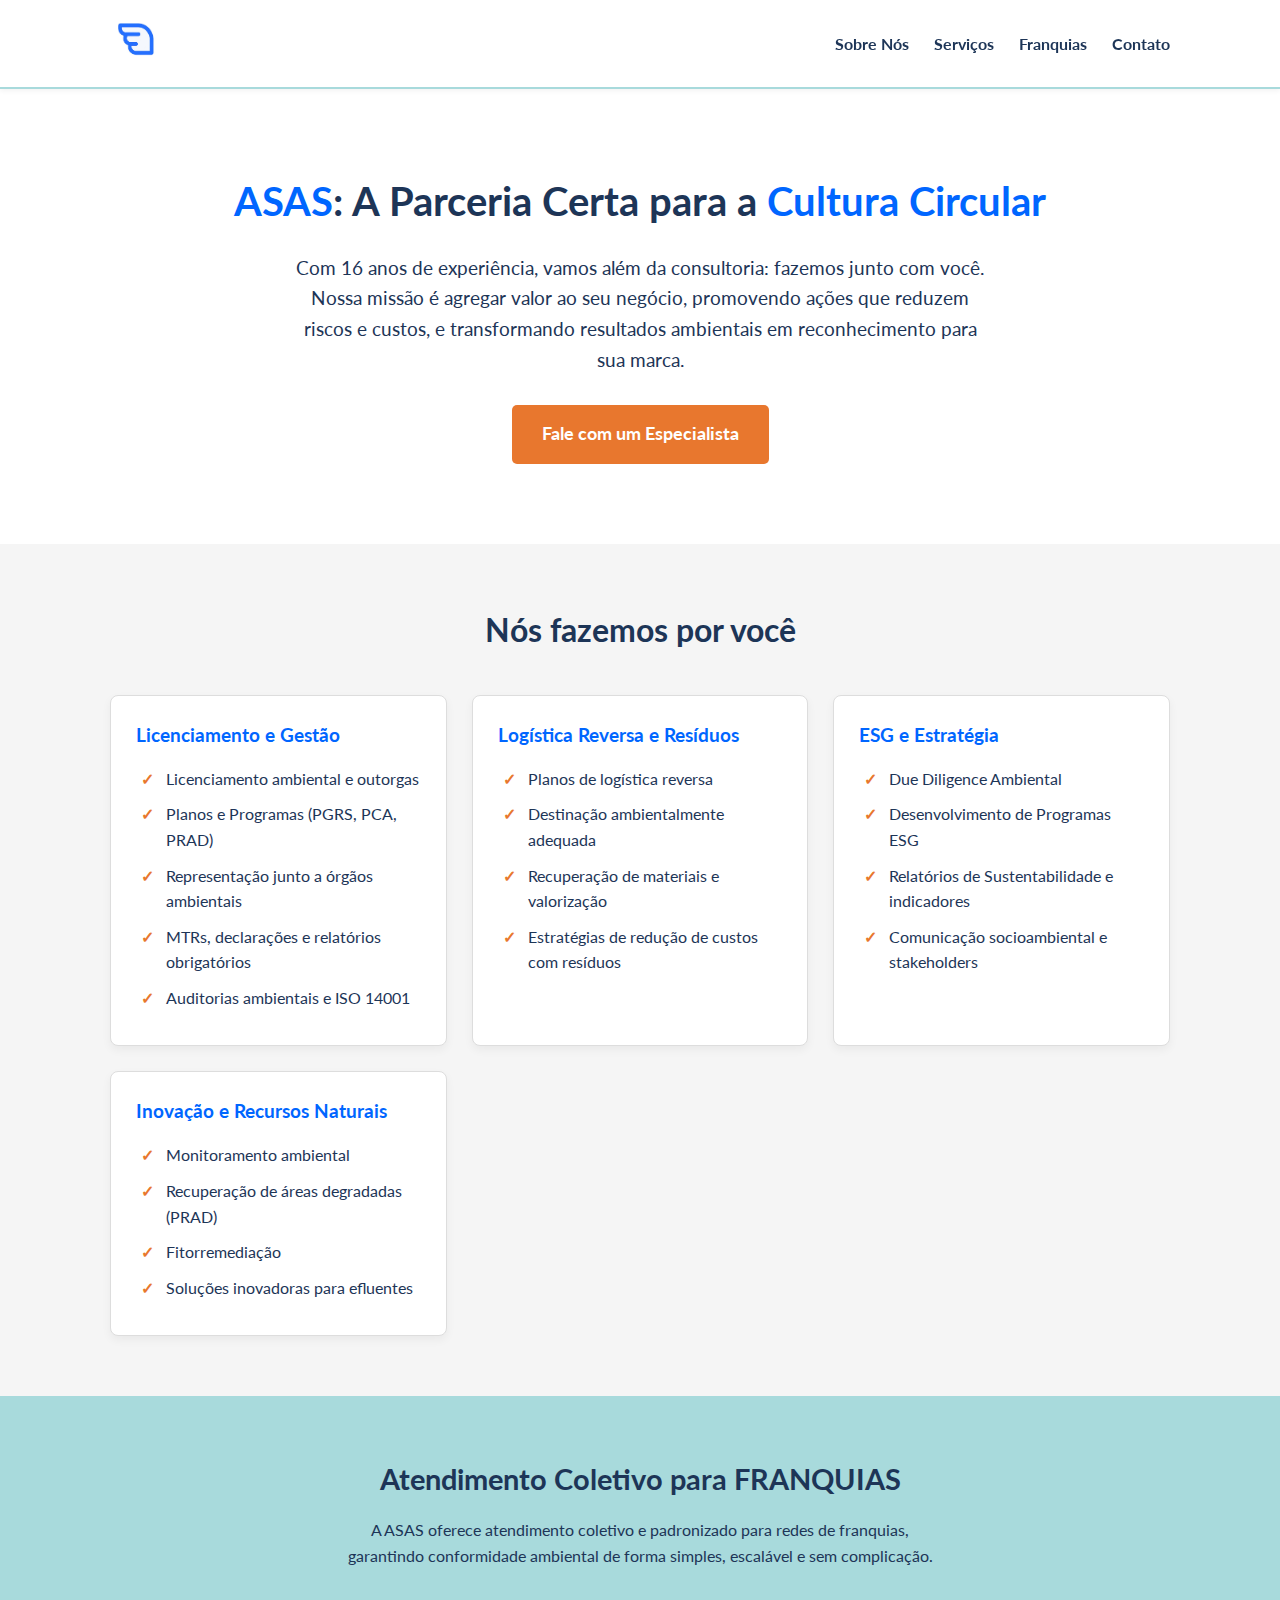
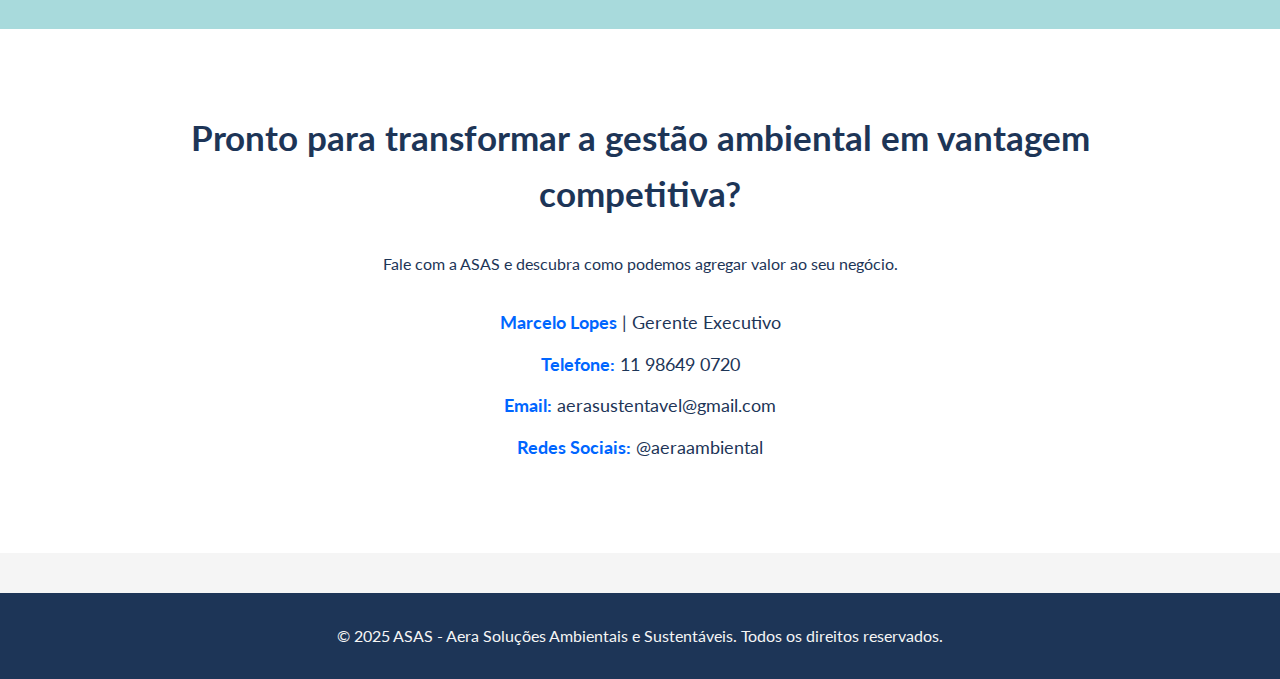
<file: Rascunhos de Sites/Site Opção Paleta 2/index.html>
<!DOCTYPE html>
<html lang="pt-br">
<head>
    <meta charset="UTF-8">
    <meta name="viewport" content="width=device-width, initial-scale=1.0">
    <title>ASAS - Aera Soluções Ambientais e Sustentáveis</title>
    
    <link rel="stylesheet" href="style.css">
    
    </head>
<body>

    <header>
        <div class="container">
            <a href="#" class="logo">
                <img src="logo2.jpg.jpg" alt="ASAS Logo">
            </a>
            <nav>
                <ul>
                    <li><a href="#hero">Sobre Nós</a></li>
                    <li><a href="#services">Serviços</a></li>
                    <li><a href="#franchise">Franquias</a></li>
                    <li><a href="#contact">Contato</a></li>
                </ul>
            </nav>
        </div>
    </header>

    <main>
        <section id="hero">
            <h1><span>ASAS</span>: A Parceria Certa para a <span>Cultura Circular</span></h1>
            <p>Com 16 anos de experiência, vamos além da consultoria: fazemos junto com você. Nossa missão é agregar valor ao seu negócio, promovendo ações que reduzem riscos e custos, e transformando resultados ambientais em reconhecimento para sua marca.</p>
            <a href="#contact" class="cta-button">Fale com um Especialista</a>
        </section>

        <section id="services">
            <div class="container">
                <h2 class="section-title">Nós fazemos por você</h2>
                <div class="services-grid">
                    
                    <div class="service-card">
                        <h3>Licenciamento e Gestão</h3>
                        <ul>
                            <li>Licenciamento ambiental e outorgas</li>
                            <li>Planos e Programas (PGRS, PCA, PRAD)</li>
                            <li>Representação junto a órgãos ambientais</li>
                            <li>MTRs, declarações e relatórios obrigatórios</li>
                            <li>Auditorias ambientais e ISO 14001</li>
                        </ul>
                    </div>
                    
                    <div class="service-card">
                        <h3>Logística Reversa e Resíduos</h3>
                        <ul>
                            <li>Planos de logística reversa</li>
                            <li>Destinação ambientalmente adequada</li>
                            <li>Recuperação de materiais e valorização</li>
                            <li>Estratégias de redução de custos com resíduos</li>
                        </ul>
                    </div>

                    <div class="service-card">
                        <h3>ESG e Estratégia</h3>
                        <ul>
                            <li>Due Diligence Ambiental</li>
                            <li>Desenvolvimento de Programas ESG</li>
                            <li>Relatórios de Sustentabilidade e indicadores</li>
                            <li>Comunicação socioambiental e stakeholders</li>
                        </ul>
                    </div>

                    <div class="service-card">
                        <h3>Inovação e Recursos Naturais</h3>
                        <ul>
                            <li>Monitoramento ambiental</li>
                            <li>Recuperação de áreas degradadas (PRAD)</li>
                            <li>Fitorremediação</li>
                            <li>Soluções inovadoras para efluentes</li>
                        </ul>
                    </div>

                </div>
            </div>
        </section>

        <section id="franchise">
            <div class="container">
                <h2>Atendimento Coletivo para FRANQUIAS</h2>
                <p>A ASAS oferece atendimento coletivo e padronizado para redes de franquias, garantindo conformidade ambiental de forma simples, escalável e sem complicação.</p>
            </div>
        </section>

        <section id="contact">
            <div class="container">
                <h2>Pronto para transformar a gestão ambiental em vantagem competitiva?</h2>
                <p>Fale com a ASAS e descubra como podemos agregar valor ao seu negócio.</p>
                
                <div class="contact-info">
                    <p><strong>Marcelo Lopes</strong> | Gerente Executivo</p>
                    <p><strong>Telefone:</strong> 11 98649 0720</p>
                    <p><strong>Email:</strong> aerasustentavel@gmail.com</p>
                    <p><strong>Redes Sociais:</strong> @aeraambiental</p>
                </div>
            </div>
        </section>

    </main>

    <footer>
        <div class="container">
            <p>&copy; 2025 ASAS - Aera Soluções Ambientais e Sustentáveis. Todos os direitos reservados.</p>
        </div>
    </footer>

    <script src="script.js"></script>
</body>
</html>
</file>
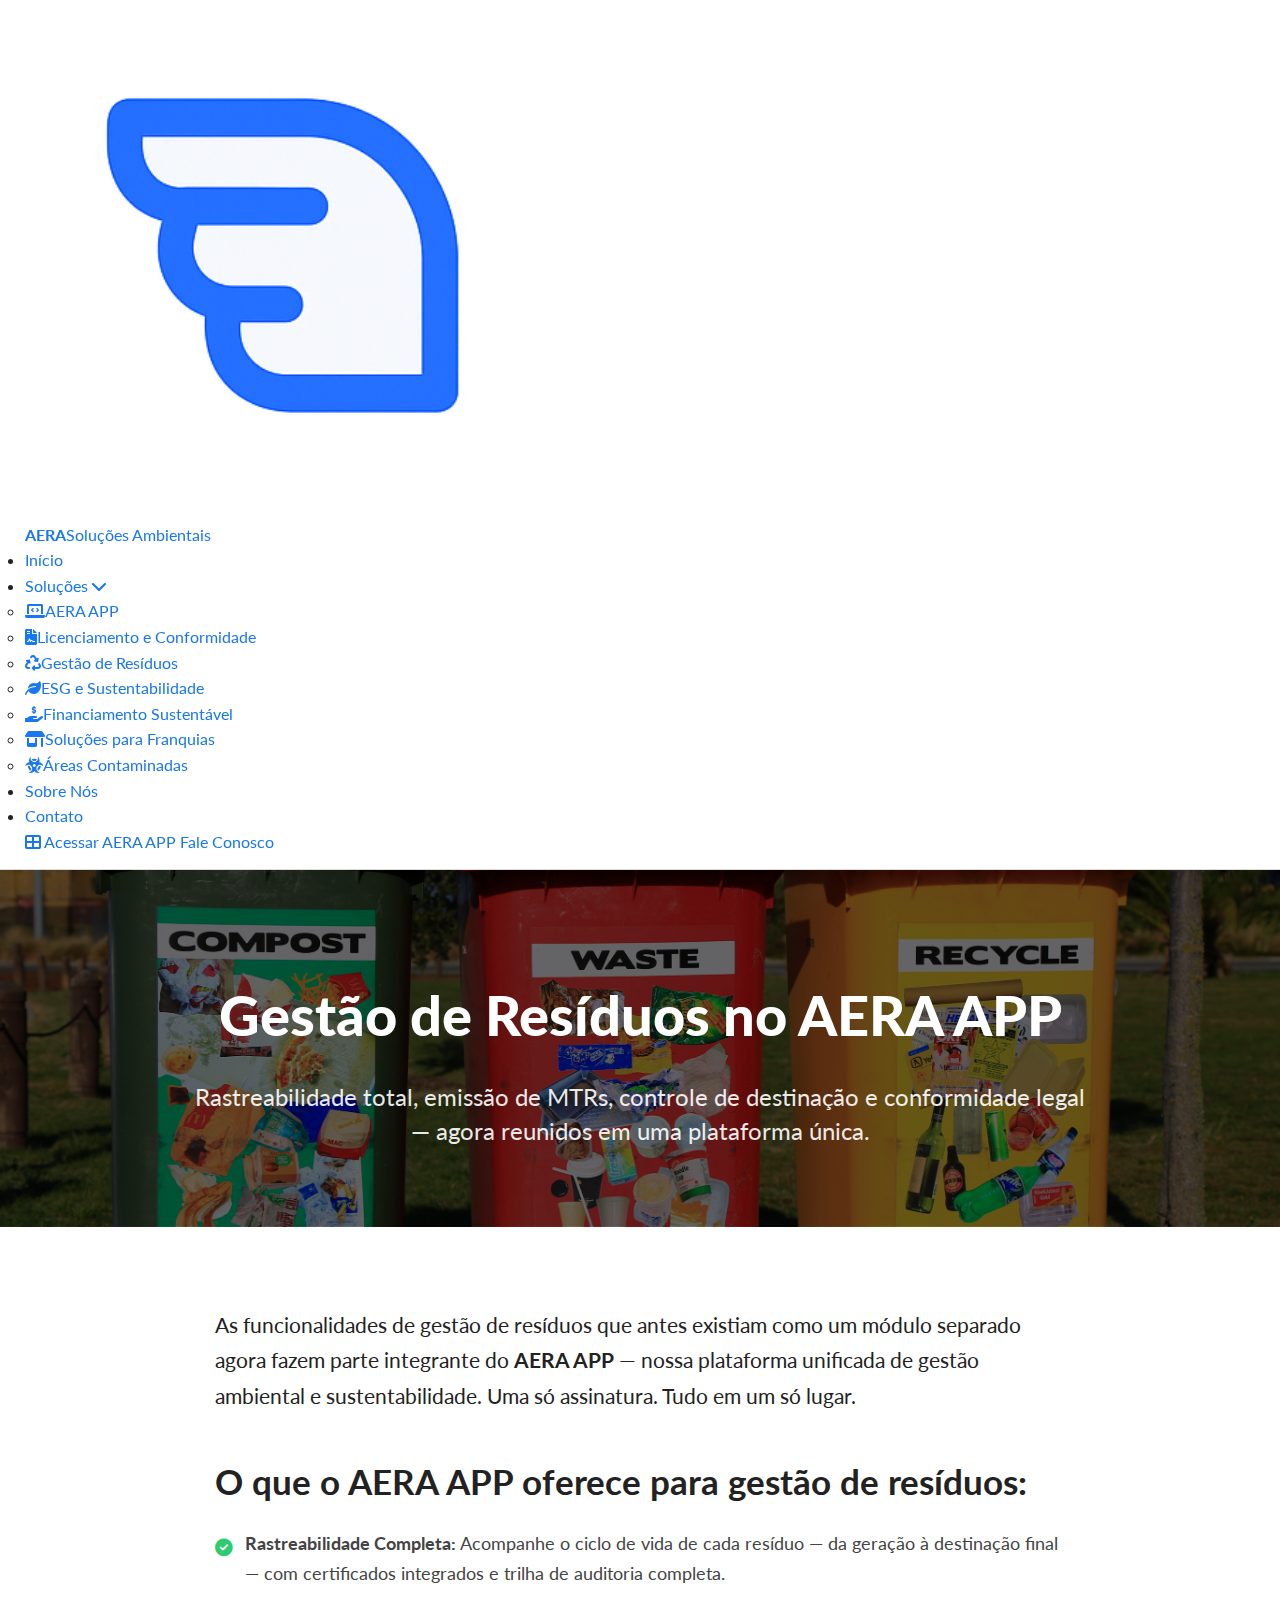
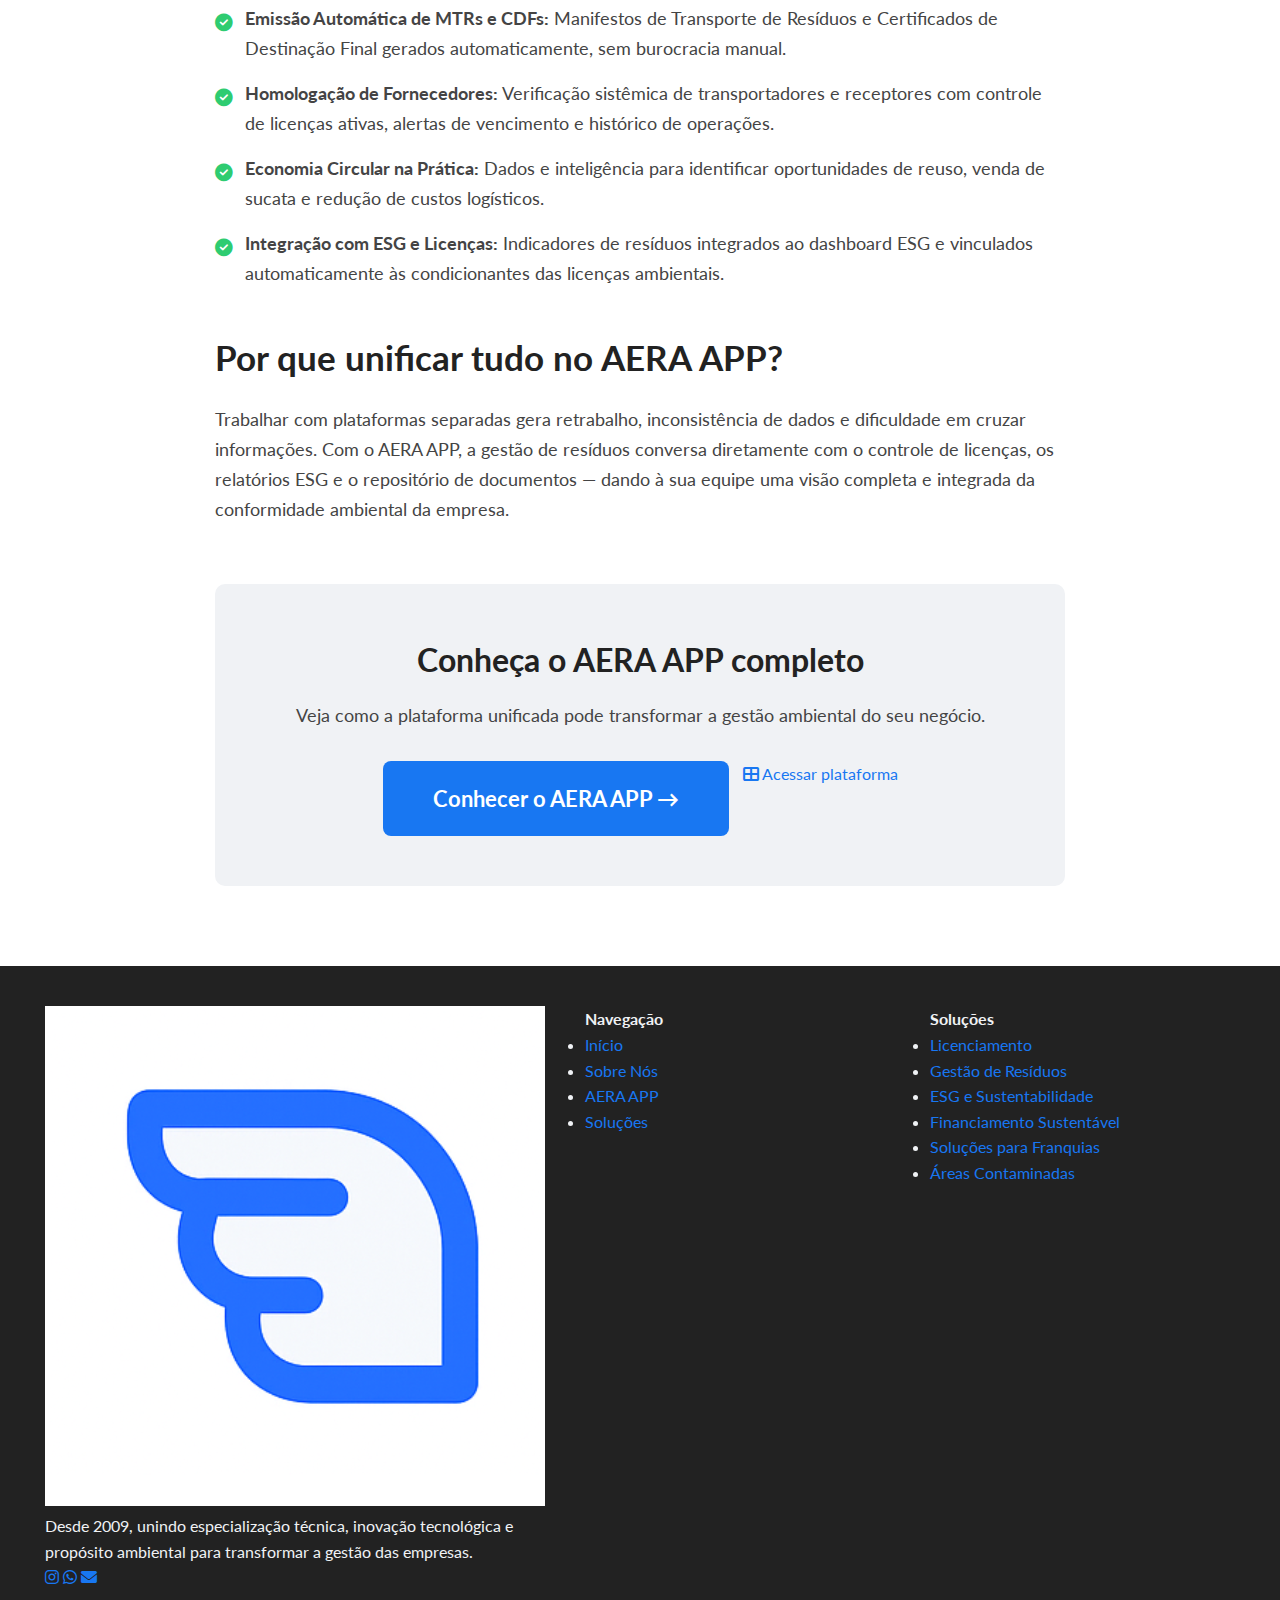
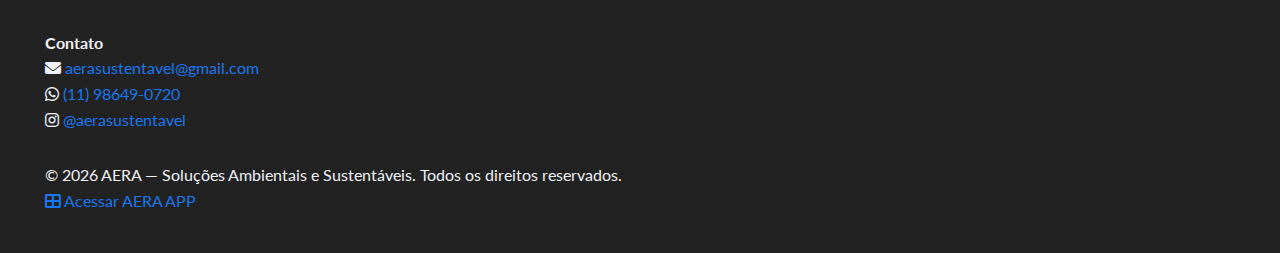
<file: aera-residuos.html>
﻿<!DOCTYPE html>
<html lang="pt-br">
<head>
    <meta charset="UTF-8">
    <meta name="viewport" content="width=device-width, initial-scale=1.0">
    <title>AERA APP — Gestão Completa de Resíduos e Sustentabilidade</title>
    <meta name="description" content="As funcionalidades de gestão de resíduos agora fazem parte do AERA APP — nossa plataforma unificada de gestão ambiental e sustentabilidade.">
    <link rel="stylesheet" href="style.css">
    <link rel="stylesheet" href="https://cdnjs.cloudflare.com/ajax/libs/font-awesome/6.0.0-beta3/css/all.min.css">
</head>
<body>

<header class="site-header" id="site-header">
    <div class="container">
        <div class="header-inner">
            <a href="index.html" class="header-logo">
                <img src="logo2.png" alt="AERA">
                <div class="logo-text"><b class="logo-brand">AERA</b><span class="logo-sub">Soluções Ambientais</span></div>
            </a>

            <button class="hamburger" id="hamburger" aria-label="Abrir menu" aria-expanded="false">
                <svg viewBox="0 0 24 24" fill="none" stroke="currentColor" stroke-width="2">
                    <line x1="3" y1="6" x2="21" y2="6"/>
                    <line x1="3" y1="12" x2="21" y2="12"/>
                    <line x1="3" y1="18" x2="21" y2="18"/>
                </svg>
            </button>

            <nav class="header-nav" id="main-nav" aria-label="Navegação principal">
                <ul class="nav-list">
                    <li><a href="index.html">Início</a></li>
                    <li class="nav-dropdown">
                        <a href="index.html#solucoes">Soluções <i class="fas fa-chevron-down icon-chevron"></i></a>
                        <ul class="dropdown-panel">
                            <li><a href="aera-app.html"><span class="dp-icon"><i class="fas fa-laptop-code"></i></span>AERA APP</a></li>
                            <li><a href="licenciamento.html"><span class="dp-icon"><i class="fas fa-file-contract"></i></span>Licenciamento e Conformidade</a></li>
                            <li><a href="gestao-residuos.html"><span class="dp-icon"><i class="fas fa-recycle"></i></span>Gestão de Resíduos</a></li>
                            <li><a href="esg.html"><span class="dp-icon"><i class="fas fa-leaf"></i></span>ESG e Sustentabilidade</a></li>
                            <li><a href="captacao-sustentavel.html"><span class="dp-icon"><i class="fas fa-hand-holding-usd"></i></span>Financiamento Sustentável</a></li>
                            <li><a href="atendimento-franquias.html"><span class="dp-icon"><i class="fas fa-store-alt"></i></span>Soluções para Franquias</a></li>
                            <li><a href="areas-contaminadas.html"><span class="dp-icon"><i class="fas fa-biohazard"></i></span>Áreas Contaminadas</a></li>
                        </ul>
                    </li>
                    <li><a href="nossa-historia.html">Sobre Nós</a></li>
                    <li><a href="https://wa.me/5511986490720?text=Ol%C3%A1!%20Gostaria%20de%20falar%20com%20um%20consultor%20da%20AERA." target="_blank">Contato</a></li>
                </ul>
            </nav>

            <div class="header-cta-group">
                <a href="#" data-app-link class="btn btn--app btn--sm">
                    <i class="fas fa-th-large"></i> Acessar AERA APP
                </a>
                <a href="https://wa.me/5511986490720?text=Ol%C3%A1!%20Gostaria%20de%20falar%20com%20um%20consultor%20da%20AERA." target="_blank" class="btn btn--outline btn--sm">
                    Fale Conosco
                </a>
            </div>
        </div>
    </div>
</header>

<main>

    <section class="service-hero residuos">
        <div class="container">
            <h1>Gestão de Resíduos no AERA APP</h1>
            <p>Rastreabilidade total, emissão de MTRs, controle de destinação e conformidade legal — agora reunidos em uma plataforma única.</p>
        </div>
    </section>

    <section class="service-content">
        <div class="container">
            <p class="lead">As funcionalidades de gestão de resíduos que antes existiam como um módulo separado agora fazem parte integrante do <strong>AERA APP</strong> — nossa plataforma unificada de gestão ambiental e sustentabilidade. Uma só assinatura. Tudo em um só lugar.</p>

            <h2>O que o AERA APP oferece para gestão de resíduos:</h2>
            <ul>
                <li><strong>Rastreabilidade Completa:</strong> Acompanhe o ciclo de vida de cada resíduo — da geração à destinação final — com certificados integrados e trilha de auditoria completa.</li>
                <li><strong>Emissão Automática de MTRs e CDFs:</strong> Manifestos de Transporte de Resíduos e Certificados de Destinação Final gerados automaticamente, sem burocracia manual.</li>
                <li><strong>Homologação de Fornecedores:</strong> Verificação sistêmica de transportadores e receptores com controle de licenças ativas, alertas de vencimento e histórico de operações.</li>
                <li><strong>Economia Circular na Prática:</strong> Dados e inteligência para identificar oportunidades de reuso, venda de sucata e redução de custos logísticos.</li>
                <li><strong>Integração com ESG e Licenças:</strong> Indicadores de resíduos integrados ao dashboard ESG e vinculados automaticamente às condicionantes das licenças ambientais.</li>
            </ul>

            <h2>Por que unificar tudo no AERA APP?</h2>
            <p>Trabalhar com plataformas separadas gera retrabalho, inconsistência de dados e dificuldade em cruzar informações. Com o AERA APP, a gestão de resíduos conversa diretamente com o controle de licenças, os relatórios ESG e o repositório de documentos — dando à sua equipe uma visão completa e integrada da conformidade ambiental da empresa.</p>

            <div class="cta-section">
                <h2>Conheça o AERA APP completo</h2>
                <p>Veja como a plataforma unificada pode transformar a gestão ambiental do seu negócio.</p>
                <div style="display:flex;gap:14px;justify-content:center;flex-wrap:wrap;">
                    <a href="aera-app.html" class="cta-button large">Conhecer o AERA APP →</a>
                    <a href="#" data-app-link class="btn btn--app btn--lg">
                        <i class="fas fa-th-large"></i> Acessar plataforma
                    </a>
                </div>
            </div>
        </div>
    </section>

</main>

<footer class="site-footer">
    <div class="container">
        <div class="footer-grid">
            <div class="footer-brand">
                <img src="logo2.png" alt="AERA">
                <p>Desde 2009, unindo especialização técnica, inovação tecnológica e propósito ambiental para transformar a gestão das empresas.</p>
                <div class="footer-socials">
                    <a href="https://instagram.com/aerasustentavel" target="_blank" rel="noopener" aria-label="Instagram"><i class="fab fa-instagram"></i></a>
                    <a href="https://wa.me/5511986490720" target="_blank" rel="noopener" aria-label="WhatsApp"><i class="fab fa-whatsapp"></i></a>
                    <a href="mailto:aerasustentavel@gmail.com" aria-label="Email"><i class="fas fa-envelope"></i></a>
                </div>
            </div>
            <div class="footer-col">
                <h4>Navegação</h4>
                <ul>
                    <li><a href="index.html">Início</a></li>
                    <li><a href="nossa-historia.html">Sobre Nós</a></li>
                    <li><a href="aera-app.html">AERA APP</a></li>
                    <li><a href="index.html#solucoes">Soluções</a></li>
                </ul>
            </div>
            <div class="footer-col">
                <h4>Soluções</h4>
                <ul>
                    <li><a href="licenciamento.html">Licenciamento</a></li>
                    <li><a href="gestao-residuos.html">Gestão de Resíduos</a></li>
                    <li><a href="esg.html">ESG e Sustentabilidade</a></li>
                    <li><a href="captacao-sustentavel.html">Financiamento Sustentável</a></li>
                    <li><a href="atendimento-franquias.html">Soluções para Franquias</a></li>
                    <li><a href="areas-contaminadas.html">Áreas Contaminadas</a></li>
                </ul>
            </div>
            <div class="footer-col">
                <h4>Contato</h4>
                <div class="contact-item">
                    <i class="fas fa-envelope"></i>
                    <a href="mailto:aerasustentavel@gmail.com">aerasustentavel@gmail.com</a>
                </div>
                <div class="contact-item">
                    <i class="fab fa-whatsapp"></i>
                    <a href="https://wa.me/5511986490720" target="_blank" rel="noopener">(11) 98649-0720</a>
                </div>
                <div class="contact-item">
                    <i class="fab fa-instagram"></i>
                    <a href="https://instagram.com/aerasustentavel" target="_blank" rel="noopener">@aerasustentavel</a>
                </div>
            </div>
        </div>
        <div class="footer-bottom">
            <p>&copy; 2026 AERA — Soluções Ambientais e Sustentáveis. Todos os direitos reservados.</p>
            <div class="footer-app-link">
                <a href="#" data-app-link><i class="fas fa-th-large"></i> Acessar AERA APP</a>
            </div>
        </div>
    </div>
</footer>

<script src="script.js"></script>
</body>
</html>
</file>
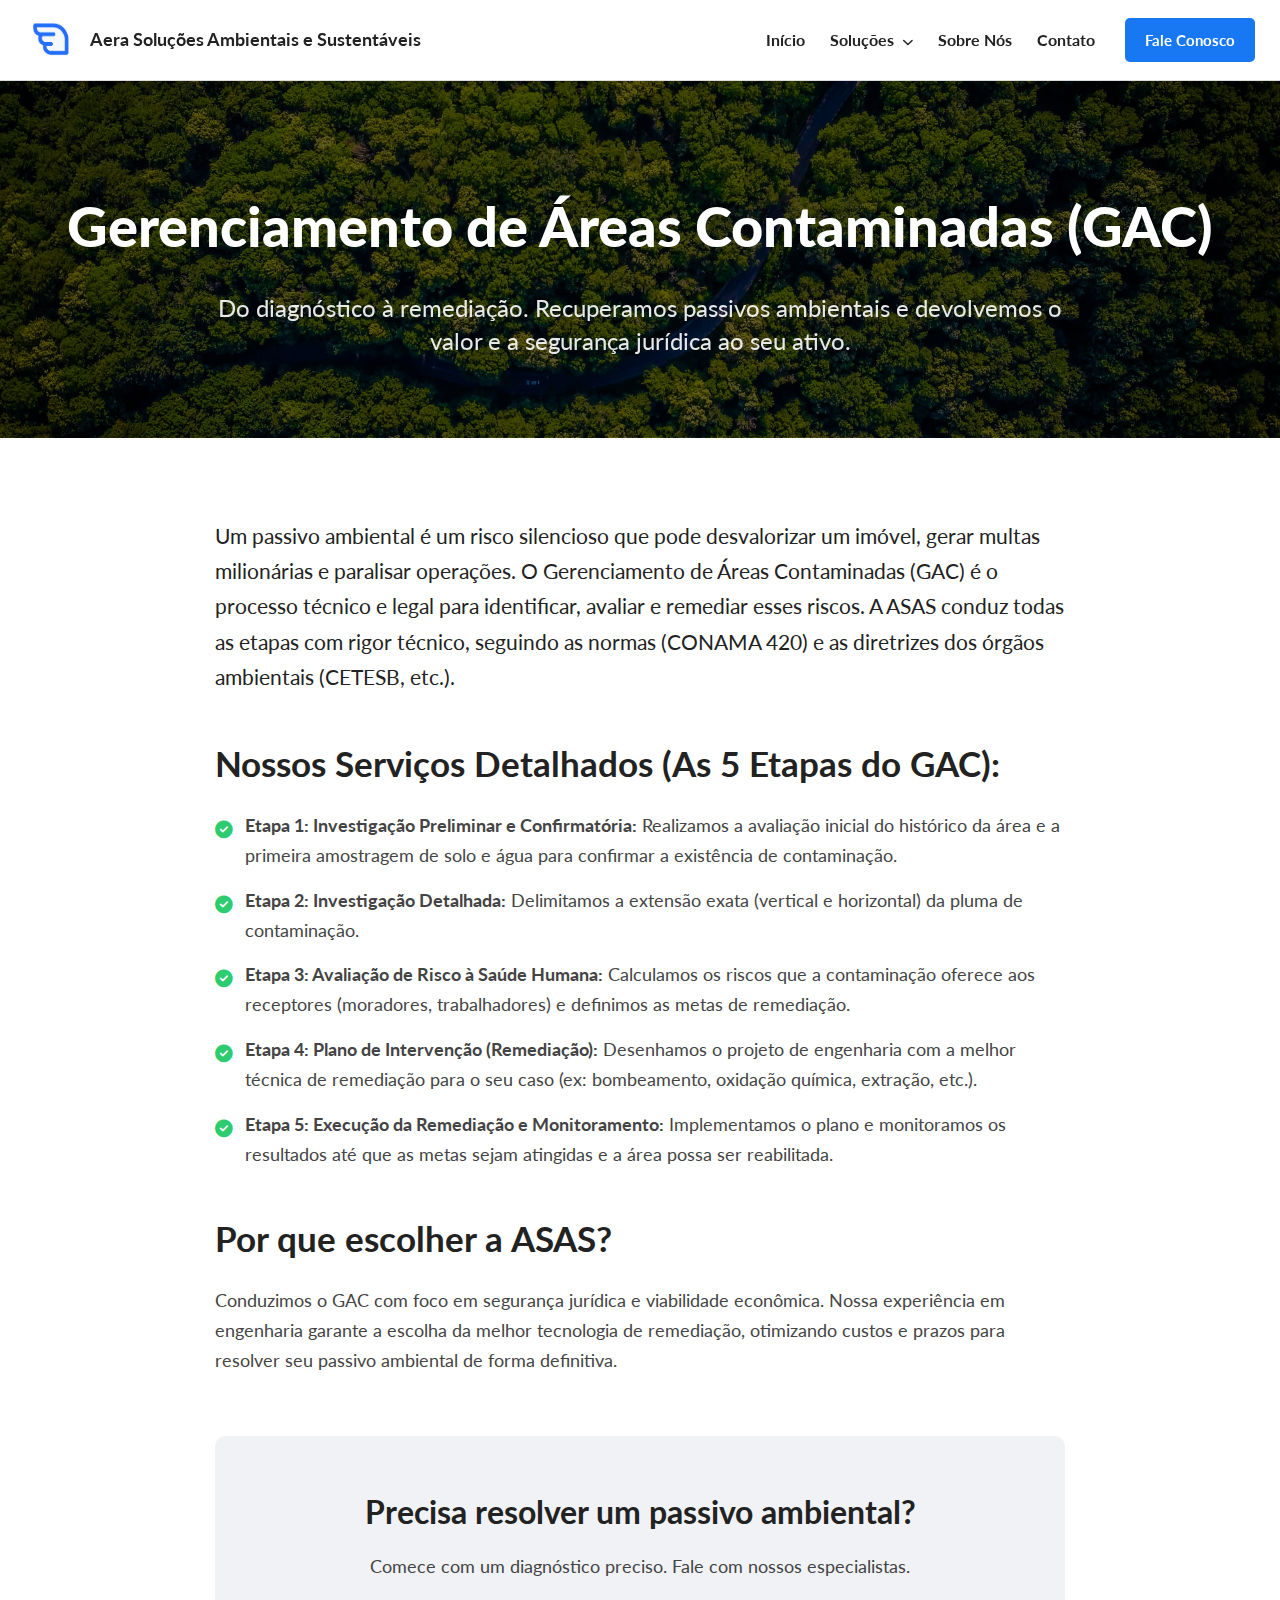
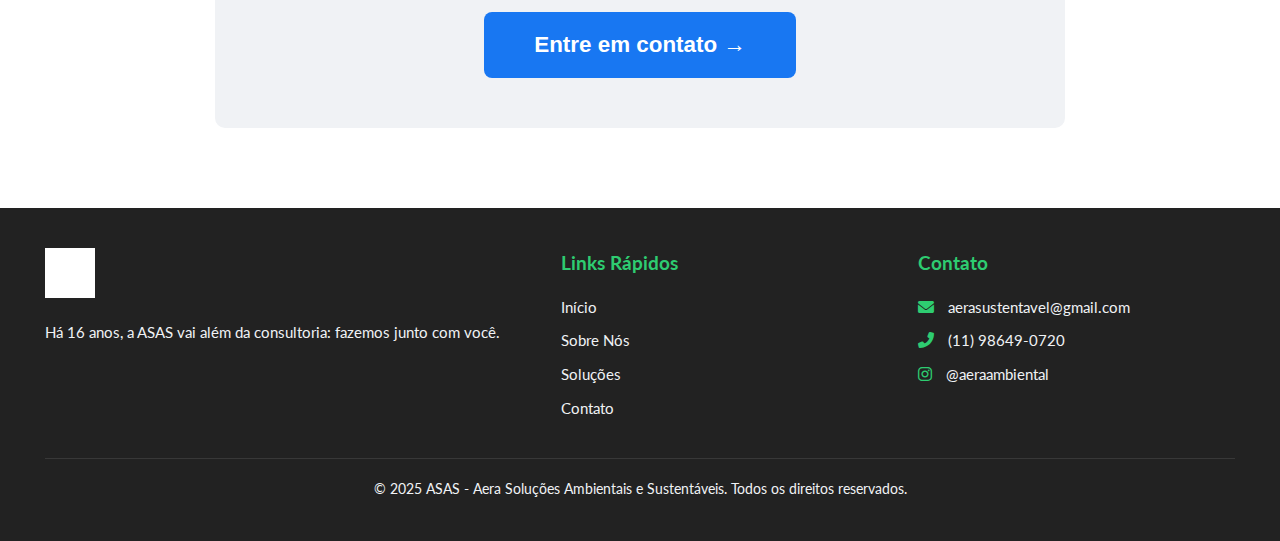
<file: areas-contaminadas.html>
<!DOCTYPE html>
<html lang="pt-br">
<head>
    <meta charset="UTF-8">
    <meta name="viewport" content="width=device-width, initial-scale=1.0">
    <title>Áreas Contaminadas - ASAS Soluções Ambientais</title>
    <link rel="stylesheet" href="style.css">
    <link rel="stylesheet" href="https://cdnjs.cloudflare.com/ajax/libs/font-awesome/6.0.0-beta3/css/all.min.css">
</head>
<body>

<header>
    <div class="container">
        <a href="index.html" class="logo">
            <img src="logo2.jpg" alt="ASAS Logo">
            <span>Aera Soluções Ambientais e Sustentáveis</span>
        </a>
        <nav id="main-nav">
            <button class="hamburger" aria-label="Abrir menu">☰</button>
            <ul class="nav-links">
                <li><a href="index.html#hero">Início</a></li>
                
                <li class="dropdown-container">
                    <a href="index.html#solutions">Soluções <i class="fas fa-chevron-down dropdown-icon"></i></a>
                    <ul class="dropdown-menu">
                        <li><a href="licenciamento.html"><i class="fas fa-file-contract"></i> Licenciamento e Conformidade</a></li>
                        <li><a href="gestao-residuos.html"><i class="fas fa-recycle"></i> Gestão de Resíduos</a></li>
                        <li><a href="esg.html"><i class="fas fa-leaf"></i> ESG e Sustentabilidade</a></li>
                        <li><a href="recursos-hidricos.html"><i class="fas fa-tint"></i> Recursos Hídricos e Inovação</a></li>
                        <li><a href="captacao-sustentavel.html"><i class="fas fa-hand-holding-usd"></i> Financiamento Sustentável</a></li>
                        <li><a href="atendimento-franquias.html"><i class="fas fa-store-alt"></i> Soluções para Franquias</a></li>
                        <li><a href="gestao-socioambiental.html"><i class="fas fa-users"></i> Gestão Socioambiental</a></li>
                        <li><a href="areas-contaminadas.html"><i class="fas fa-biohazard"></i> Áreas Contaminadas</a></li>
                    </ul>
                </li>

                <li><a href="nossa-historia.html">Sobre Nós</a></li> <li><a href="#contact-modal" class="open-modal">Contato</a></li>
            </ul>
            <a href="#" class="header-cta-button open-modal">Fale Conosco</a>
        </nav>
    </div>
</header>

    <main>
        
        <section class="service-hero gac">
            <div class="container">
                <h1>Gerenciamento de Áreas Contaminadas (GAC)</h1>
                <p>Do diagnóstico à remediação. Recuperamos passivos ambientais e devolvemos o valor e a segurança jurídica ao seu ativo.</p>
            </div>
        </section>

        <section class="service-content">
            <div class="container">
                <p class="lead">Um passivo ambiental é um risco silencioso que pode desvalorizar um imóvel, gerar multas milionárias e paralisar operações. O Gerenciamento de Áreas Contaminadas (GAC) é o processo técnico e legal para identificar, avaliar e remediar esses riscos. A ASAS conduz todas as etapas com rigor técnico, seguindo as normas (CONAMA 420) e as diretrizes dos órgãos ambientais (CETESB, etc.).</p>
                
                <h2>Nossos Serviços Detalhados (As 5 Etapas do GAC):</h2>
                <ul>
                    <li><strong>Etapa 1: Investigação Preliminar e Confirmatória:</strong> Realizamos a avaliação inicial do histórico da área e a primeira amostragem de solo e água para confirmar a existência de contaminação.</li>
                    <li><strong>Etapa 2: Investigação Detalhada:</strong> Delimitamos a extensão exata (vertical e horizontal) da pluma de contaminação.</li>
                    <li><strong>Etapa 3: Avaliação de Risco à Saúde Humana:</strong> Calculamos os riscos que a contaminação oferece aos receptores (moradores, trabalhadores) e definimos as metas de remediação.</li>
                    <li><strong>Etapa 4: Plano de Intervenção (Remediação):</strong> Desenhamos o projeto de engenharia com a melhor técnica de remediação para o seu caso (ex: bombeamento, oxidação química, extração, etc.).</li>
                    <li><strong>Etapa 5: Execução da Remediação e Monitoramento:</strong> Implementamos o plano e monitoramos os resultados até que as metas sejam atingidas e a área possa ser reabilitada.</li>
                </ul>

                <h2>Por que escolher a ASAS?</h2>
                <p>Conduzimos o GAC com foco em segurança jurídica e viabilidade econômica. Nossa experiência em engenharia garante a escolha da melhor tecnologia de remediação, otimizando custos e prazos para resolver seu passivo ambiental de forma definitiva.</p>

                <div class="cta-section">
                    <h2>Precisa resolver um passivo ambiental?</h2>
                    <p>Comece com um diagnóstico preciso. Fale com nossos especialistas.</p>
                    <button class="cta-button large open-modal">Entre em contato →</button>
                </div>
            </div>
        </section>

    </main>

<footer id="contact">
    <div class="container">
        <div class="footer-grid">
            <div class="footer-about">
                <img src="logo2.jpg" alt="ASAS Logo Branco" class="footer-logo">
                <p>Há 16 anos, a ASAS vai além da consultoria: fazemos junto com você.</p>
            </div>
            <div class="footer-links">
                <h3>Links Rápidos</h3>
                <ul>
                    <li><a href="index.html#hero">Início</a></li>
                    <li><a href="nossa-historia.html">Sobre Nós</a></li> <li><a href="index.html#solutions">Soluções</a></li>
                    <li><a href="#contact-modal" class="open-modal">Contato</a></li>
                </ul>
            </div>
            <div class="footer-contact-info">
                <h3>Contato</h3>
                <ul>
                    <li><i class="fas fa-envelope"></i> <a href="mailto:aerasustentavel@gmail.com">aerasustentavel@gmail.com</a></li>
                    <li><i class="fas fa-phone-alt"></i> <a href="tel:+5511986490720">(11) 98649-0720</a></li>
                    <li><i class="fab fa-instagram"></i> <a href="https://instagram.com/aeraambiental" target="_blank">@aeraambiental</a></li>
                </ul>
            </div>
        </div>
        <p class="copyright">&copy; 2025 ASAS - Aera Soluções Ambientais e Sustentáveis. Todos os direitos reservados.</p>
    </div>
</footer>

    <div id="contact-modal" class="modal">
        <div class="modal-content">
            <span class="close-button">&times;</span>
            <div class="modal-grid">
                <div class="modal-form-section">
                    <h2>Envie sua mensagem</h2>
                    <form action="https://formspree.io/f/mrbyneyq" method="POST">
                        <div class="form-group">
                            <label for="name">Nome *</label>
                            <input type="text" id="name" name="name" placeholder="Seu nome completo" required>
                        </div>
                        <div class="form-group">
                            <label for="email">Email *</label>
                            <input type="email" id="email" name="email" placeholder="seu@email.com" required>
                        </div>
                        <div class="form-group">
                            <label for="phone">Telefone</label>
                            <input type="tel" id="phone" name="phone" placeholder="(11) 98765-4321">
                        </div>
                        <div class="form-group">
                            <label for="subject">Assunto *</label>
                            <input type="text" id="subject" name="subject" placeholder="Como podemos ajudar?" required>
                        </div>
                        <div class="form-group">
                            <label for="message">Mensagem *</label>
                            <textarea id="message" name="message" placeholder="Conte-nos mais sobre sua necessidade..." rows="5" required></textarea>
                        </div>
                        <button type="submit" class="cta-button">Enviar Mensagem</button>
                    </form>
                </div>
                <div class="modal-info-section">
                    <h2>Informações de Contato</h2>
                    <div class="info-card">
                        <i class="fas fa-envelope"></i>
                        <p>Email</p>
                        <a href="mailto:aerasustentavel@gmail.com">aerasustentavel@gmail.com</a>
                    </div>
                    <div class="info-card">
                        <i class="fas fa-phone-alt"></i>
                        <p>Telefone</p>
                        <a href="tel:+5511986490720">+55 (11) 98649-0720</a>
                    </div>
                    <div class="info-card">
                        <i class="fab fa-instagram"></i>
                        <p>Instagram</p>
                        <a href="https://instagram.com/aeraambiental" target="_blank">@aeraambiental</a>
                    </div>
                    <div class="contact-person-card">
                        <h3>Marcelo Lopes</h3>
                        <p>Gerente Executivo</p>
                    </div>
                </div>
            </div>
        </div>
    </div>

    <script src="script.js"></script>
</body>
</html>
</file>
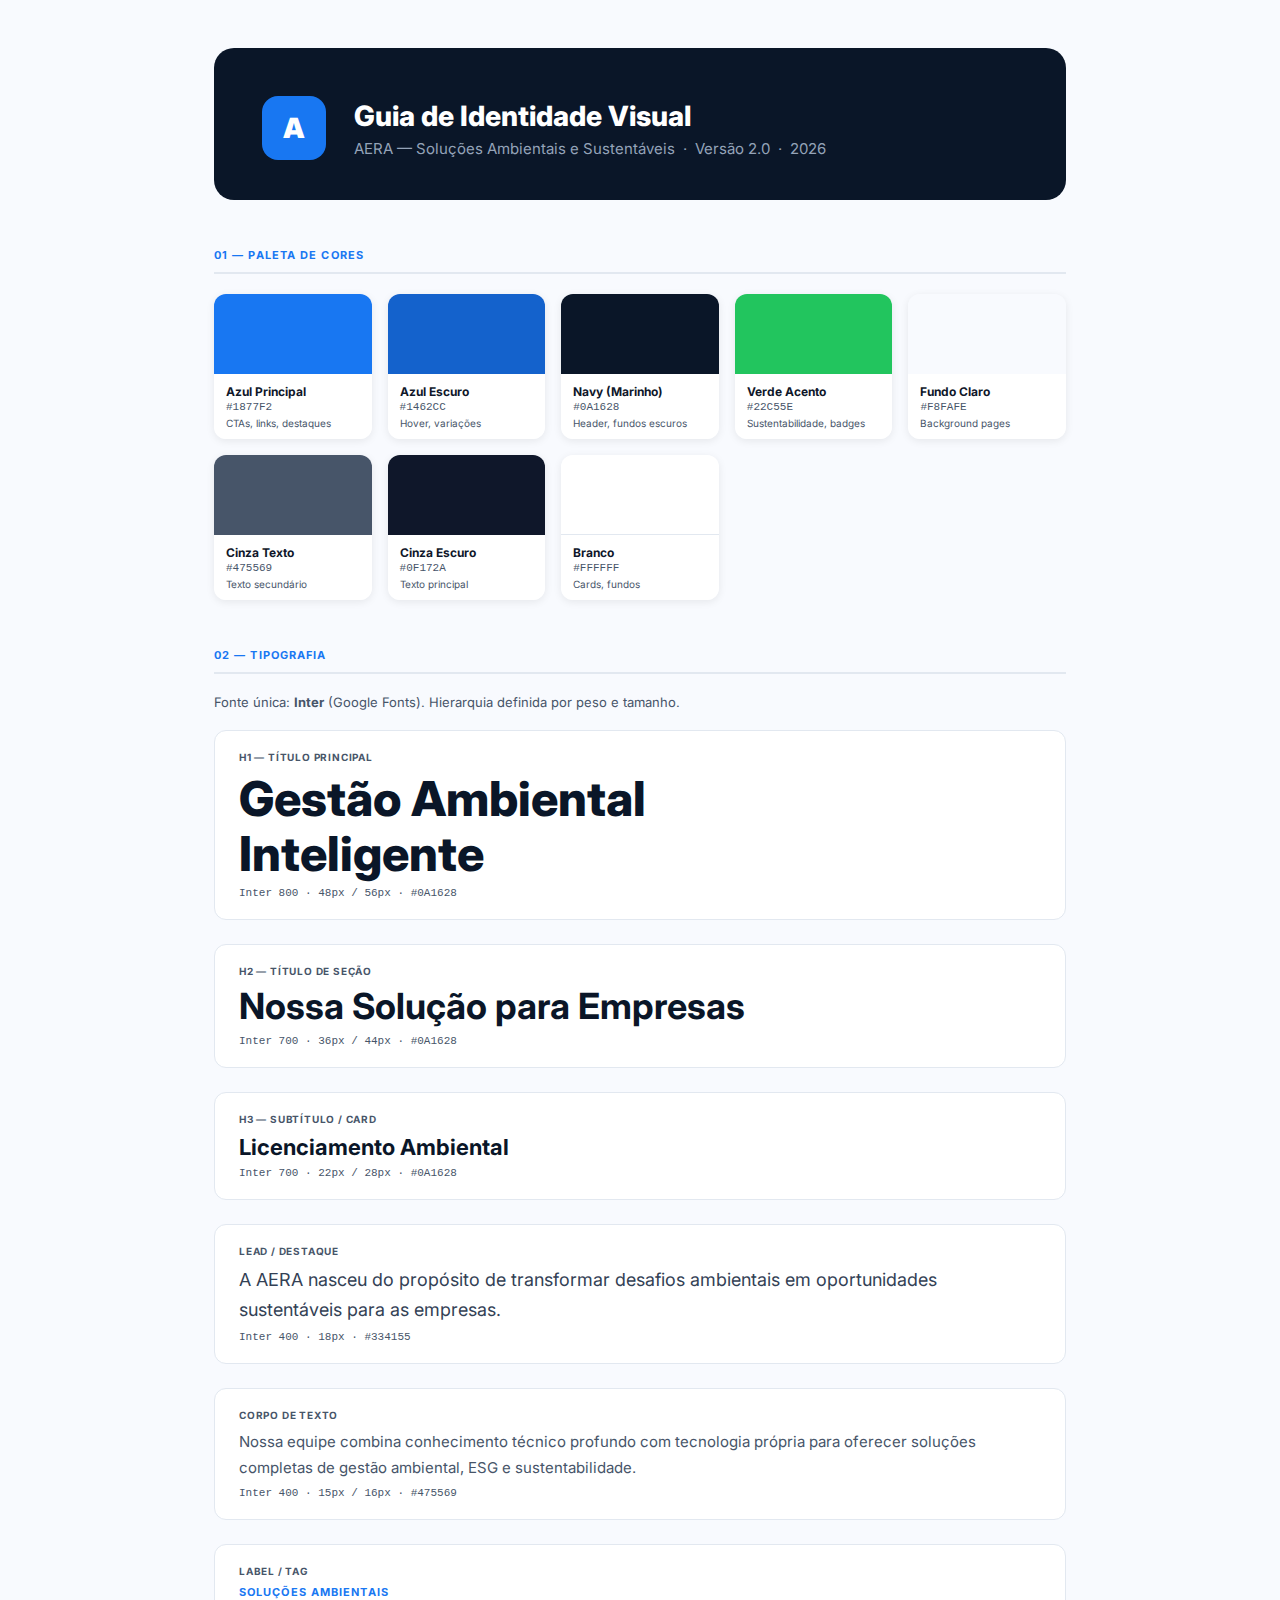
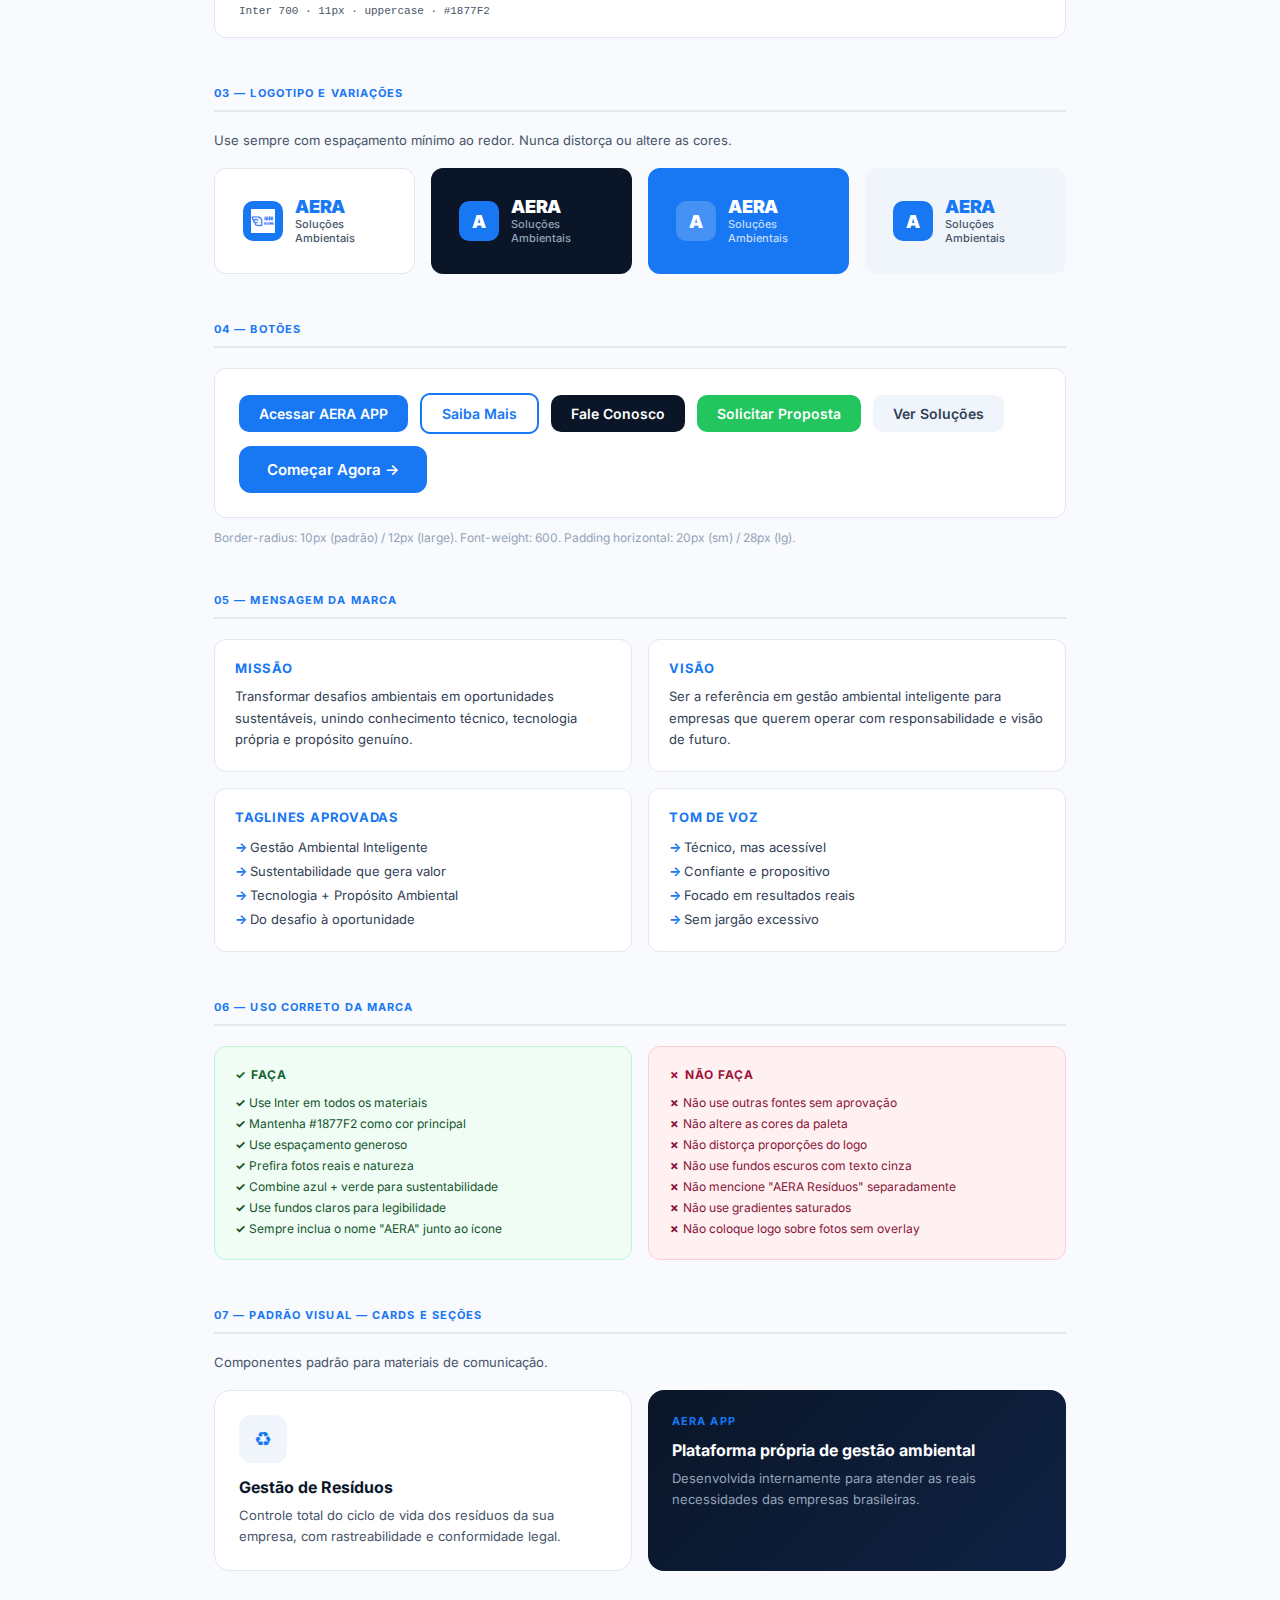
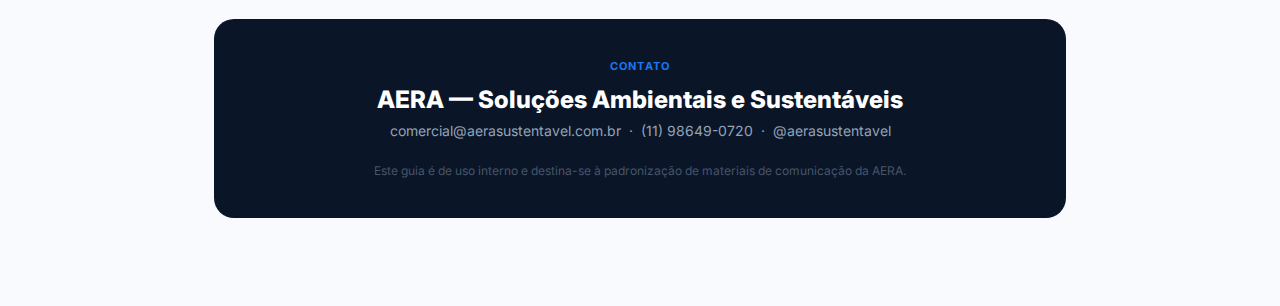
<file: brand-guide.html>
<!DOCTYPE html>
<html lang="pt-br">
<head>
<meta charset="UTF-8">
<meta name="viewport" content="width=device-width, initial-scale=1.0">
<title>Guia de Identidade Visual — AERA</title>
<link rel="preconnect" href="https://fonts.googleapis.com">
<link href="https://fonts.googleapis.com/css2?family=Inter:wght@400;500;600;700;800;900&display=swap" rel="stylesheet">
<style>
:root {
  --blue-600: #1877F2;
  --blue-700: #1462CC;
  --blue-900: #0A3A7A;
  --navy:     #0A1628;
  --green-500: #22C55E;
  --white: #FFFFFF;
  --gray-50: #F8FAFE;
  --gray-100: #F0F4FB;
  --gray-200: #E2E8F0;
  --gray-600: #475569;
  --gray-700: #334155;
  --gray-900: #0F172A;
  --font: 'Inter', Arial, sans-serif;
}
* { box-sizing: border-box; margin: 0; padding: 0; }
body { font-family: var(--font); background: var(--gray-50); color: var(--gray-900); }
.page { max-width: 900px; margin: 0 auto; padding: 48px 24px 80px; }

/* Header do guia */
.guide-header {
  background: var(--navy); color: #fff; border-radius: 20px;
  padding: 48px 48px 40px; margin-bottom: 48px;
  display: flex; align-items: center; gap: 28px;
}
.guide-logo {
  width: 64px; height: 64px; background: var(--blue-600);
  border-radius: 16px; display: flex; align-items: center;
  justify-content: center; flex-shrink: 0;
}
.guide-logo span { font-size: 28px; font-weight: 900; color: #fff; letter-spacing: -.5px; }
.guide-header h1 { font-size: 28px; font-weight: 800; margin-bottom: 6px; }
.guide-header p { color: #94A3B8; font-size: 15px; }

/* Seções */
.section { margin-bottom: 48px; }
.section-title {
  font-size: 11px; font-weight: 700; color: var(--blue-600);
  text-transform: uppercase; letter-spacing: .1em;
  margin-bottom: 20px; padding-bottom: 10px;
  border-bottom: 2px solid var(--gray-200);
}
.section-heading { font-size: 20px; font-weight: 700; color: var(--navy); margin-bottom: 16px; }

/* Paleta de cores */
.color-grid { display: grid; grid-template-columns: repeat(auto-fill, minmax(140px, 1fr)); gap: 16px; }
.color-swatch { border-radius: 12px; overflow: hidden; box-shadow: 0 2px 8px rgba(0,0,0,.08); }
.color-block { height: 80px; }
.color-info { background: #fff; padding: 10px 12px; }
.color-name { font-size: 12px; font-weight: 700; color: var(--gray-900); }
.color-hex { font-size: 11px; color: var(--gray-600); font-family: monospace; margin-top: 2px; }
.color-use { font-size: 10px; color: var(--gray-600); margin-top: 4px; }

/* Tipografia */
.type-samples { display: flex; flex-direction: column; gap: 24px; }
.type-sample { background: #fff; border: 1px solid var(--gray-200); border-radius: 12px; padding: 20px 24px; }
.type-label { font-size: 10px; font-weight: 700; color: var(--gray-600); text-transform: uppercase; letter-spacing: .08em; margin-bottom: 8px; }
.type-meta { font-size: 11px; color: var(--gray-600); margin-top: 6px; font-family: monospace; }

/* Botões */
.btn-grid { display: flex; flex-wrap: wrap; gap: 12px; align-items: center; padding: 24px; background: #fff; border-radius: 12px; border: 1px solid var(--gray-200); }
.btn { display: inline-flex; align-items: center; gap: 8px; font-family: var(--font); font-weight: 600; border-radius: 10px; cursor: pointer; border: none; font-size: 14px; padding: 10px 20px; }
.btn--primary { background: var(--blue-600); color: #fff; }
.btn--outline { background: transparent; color: var(--blue-600); border: 2px solid var(--blue-600); }
.btn--dark    { background: var(--navy); color: #fff; }
.btn--green   { background: var(--green-500); color: #fff; }
.btn--ghost   { background: var(--gray-100); color: var(--gray-700); }
.btn--lg { padding: 14px 28px; font-size: 15px; border-radius: 12px; }

/* Logo variations */
.logo-grid { display: grid; grid-template-columns: repeat(auto-fill, minmax(200px, 1fr)); gap: 16px; }
.logo-card { border-radius: 12px; padding: 28px; display: flex; align-items: center; justify-content: center; gap: 12px; }
.logo-card.light  { background: #fff; border: 1px solid var(--gray-200); }
.logo-card.dark   { background: var(--navy); }
.logo-card.blue   { background: var(--blue-600); }
.logo-card.gray   { background: var(--gray-100); }
.logo-icon-box { width: 40px; height: 40px; border-radius: 10px; display: flex; align-items: center; justify-content: center; flex-shrink: 0; }
.logo-text-wrap .brand { font-weight: 900; font-size: 18px; letter-spacing: -.01em; line-height: 1.1; }
.logo-text-wrap .sub   { font-size: 11px; font-weight: 500; line-height: 1.3; }

/* Ícones / padrão visual */
.icon-grid { display: grid; grid-template-columns: repeat(auto-fill, minmax(100px, 1fr)); gap: 12px; }
.icon-card { background: #fff; border: 1px solid var(--gray-200); border-radius: 10px; padding: 16px 8px; text-align: center; }
.icon-box { width: 40px; height: 40px; background: var(--gray-100); border-radius: 10px; margin: 0 auto 8px; display: flex; align-items: center; justify-content: center; color: var(--blue-600); font-size: 16px; }
.icon-label { font-size: 11px; color: var(--gray-700); font-weight: 500; }

/* Mensagem da marca */
.messaging-grid { display: grid; grid-template-columns: 1fr 1fr; gap: 16px; }
.msg-card { background: #fff; border: 1px solid var(--gray-200); border-radius: 12px; padding: 20px; }
.msg-card h3 { font-size: 13px; font-weight: 700; color: var(--blue-600); text-transform: uppercase; letter-spacing: .06em; margin-bottom: 10px; }
.msg-card p { font-size: 13px; color: var(--gray-700); line-height: 1.65; }
.msg-card ul { list-style: none; padding: 0; }
.msg-card ul li { font-size: 13px; color: var(--gray-700); padding: 4px 0; }
.msg-card ul li::before { content: '→ '; color: var(--blue-600); font-weight: 700; }

/* Padrão de uso / regras */
.do-dont { display: grid; grid-template-columns: 1fr 1fr; gap: 16px; margin-top: 12px; }
.do-box, .dont-box { border-radius: 12px; padding: 20px; }
.do-box   { background: #F0FDF4; border: 1px solid #BBF7D0; }
.dont-box { background: #FFF1F2; border: 1px solid #FECDD3; }
.do-box h4   { font-size: 12px; font-weight: 700; color: #166534; text-transform: uppercase; letter-spacing: .08em; margin-bottom: 10px; }
.dont-box h4 { font-size: 12px; font-weight: 700; color: #9F1239; text-transform: uppercase; letter-spacing: .08em; margin-bottom: 10px; }
.do-box ul, .dont-box ul { list-style: none; padding: 0; }
.do-box ul li   { font-size: 12px; color: #14532D; padding: 3px 0; }
.do-box ul li::before   { content: '✓ '; font-weight: 700; }
.dont-box ul li { font-size: 12px; color: #881337; padding: 3px 0; }
.dont-box ul li::before { content: '✗ '; font-weight: 700; }

@media (max-width: 600px) {
  .guide-header { flex-direction: column; padding: 32px 24px; }
  .messaging-grid, .do-dont { grid-template-columns: 1fr; }
}
</style>
</head>
<body>
<div class="page">

  <!-- Header -->
  <div class="guide-header">
    <div class="guide-logo"><span>A</span></div>
    <div>
      <h1>Guia de Identidade Visual</h1>
      <p>AERA — Soluções Ambientais e Sustentáveis &nbsp;·&nbsp; Versão 2.0 &nbsp;·&nbsp; 2026</p>
    </div>
  </div>

  <!-- CORES -->
  <div class="section">
    <div class="section-title">01 — Paleta de Cores</div>
    <div class="color-grid">
      <div class="color-swatch">
        <div class="color-block" style="background:#1877F2;"></div>
        <div class="color-info">
          <div class="color-name">Azul Principal</div>
          <div class="color-hex">#1877F2</div>
          <div class="color-use">CTAs, links, destaques</div>
        </div>
      </div>
      <div class="color-swatch">
        <div class="color-block" style="background:#1462CC;"></div>
        <div class="color-info">
          <div class="color-name">Azul Escuro</div>
          <div class="color-hex">#1462CC</div>
          <div class="color-use">Hover, variações</div>
        </div>
      </div>
      <div class="color-swatch">
        <div class="color-block" style="background:#0A1628;"></div>
        <div class="color-info">
          <div class="color-name">Navy (Marinho)</div>
          <div class="color-hex">#0A1628</div>
          <div class="color-use">Header, fundos escuros</div>
        </div>
      </div>
      <div class="color-swatch">
        <div class="color-block" style="background:#22C55E;"></div>
        <div class="color-info">
          <div class="color-name">Verde Acento</div>
          <div class="color-hex">#22C55E</div>
          <div class="color-use">Sustentabilidade, badges</div>
        </div>
      </div>
      <div class="color-swatch">
        <div class="color-block" style="background:#F8FAFE;"></div>
        <div class="color-info">
          <div class="color-name">Fundo Claro</div>
          <div class="color-hex">#F8FAFE</div>
          <div class="color-use">Background pages</div>
        </div>
      </div>
      <div class="color-swatch">
        <div class="color-block" style="background:#475569;"></div>
        <div class="color-info">
          <div class="color-name">Cinza Texto</div>
          <div class="color-hex">#475569</div>
          <div class="color-use">Texto secundário</div>
        </div>
      </div>
      <div class="color-swatch">
        <div class="color-block" style="background:#0F172A;"></div>
        <div class="color-info">
          <div class="color-name">Cinza Escuro</div>
          <div class="color-hex">#0F172A</div>
          <div class="color-use">Texto principal</div>
        </div>
      </div>
      <div class="color-swatch">
        <div class="color-block" style="background:#FFFFFF; border-bottom:1px solid #E2E8F0;"></div>
        <div class="color-info">
          <div class="color-name">Branco</div>
          <div class="color-hex">#FFFFFF</div>
          <div class="color-use">Cards, fundos</div>
        </div>
      </div>
    </div>
  </div>

  <!-- TIPOGRAFIA -->
  <div class="section">
    <div class="section-title">02 — Tipografia</div>
    <p style="font-size:13px;color:#475569;margin-bottom:20px;">Fonte única: <strong>Inter</strong> (Google Fonts). Hierarquia definida por peso e tamanho.</p>
    <div class="type-samples">
      <div class="type-sample">
        <div class="type-label">H1 — Título Principal</div>
        <div style="font-size:48px;font-weight:800;line-height:1.15;color:#0A1628;">Gestão Ambiental<br>Inteligente</div>
        <div class="type-meta">Inter 800 · 48px / 56px · #0A1628</div>
      </div>
      <div class="type-sample">
        <div class="type-label">H2 — Título de Seção</div>
        <div style="font-size:36px;font-weight:700;line-height:1.2;color:#0A1628;">Nossa Solução para Empresas</div>
        <div class="type-meta">Inter 700 · 36px / 44px · #0A1628</div>
      </div>
      <div class="type-sample">
        <div class="type-label">H3 — Subtítulo / Card</div>
        <div style="font-size:22px;font-weight:700;line-height:1.3;color:#0A1628;">Licenciamento Ambiental</div>
        <div class="type-meta">Inter 700 · 22px / 28px · #0A1628</div>
      </div>
      <div class="type-sample">
        <div class="type-label">Lead / Destaque</div>
        <div style="font-size:18px;font-weight:400;line-height:1.65;color:#334155;">A AERA nasceu do propósito de transformar desafios ambientais em oportunidades sustentáveis para as empresas.</div>
        <div class="type-meta">Inter 400 · 18px · #334155</div>
      </div>
      <div class="type-sample">
        <div class="type-label">Corpo de Texto</div>
        <div style="font-size:15px;line-height:1.75;color:#475569;">Nossa equipe combina conhecimento técnico profundo com tecnologia própria para oferecer soluções completas de gestão ambiental, ESG e sustentabilidade.</div>
        <div class="type-meta">Inter 400 · 15px / 16px · #475569</div>
      </div>
      <div class="type-sample">
        <div class="type-label">Label / Tag</div>
        <div style="font-size:11px;font-weight:700;letter-spacing:.1em;text-transform:uppercase;color:#1877F2;">Soluções Ambientais</div>
        <div class="type-meta">Inter 700 · 11px · uppercase · #1877F2</div>
      </div>
    </div>
  </div>

  <!-- LOGO -->
  <div class="section">
    <div class="section-title">03 — Logotipo e Variações</div>
    <p style="font-size:13px;color:#475569;margin-bottom:20px;">Use sempre com espaçamento mínimo ao redor. Nunca distorça ou altere as cores.</p>
    <div class="logo-grid">
      <!-- Fundo branco -->
      <div class="logo-card light">
        <div class="logo-icon-box" style="background:#1877F2;">
          <img src="aera_icon.png" alt="AERA" style="width:24px;height:24px;object-fit:contain;" onerror="this.style.display='none';this.parentNode.innerHTML='<span style=\'font-weight:900;font-size:18px;color:#fff;\'>A</span>'">
        </div>
        <div class="logo-text-wrap">
          <div class="brand" style="color:#1877F2;">AERA</div>
          <div class="sub" style="color:#475569;">Soluções Ambientais</div>
        </div>
      </div>
      <!-- Fundo escuro -->
      <div class="logo-card dark">
        <div class="logo-icon-box" style="background:#1877F2;">
          <span style="font-weight:900;font-size:18px;color:#fff;">A</span>
        </div>
        <div class="logo-text-wrap">
          <div class="brand" style="color:#fff;">AERA</div>
          <div class="sub" style="color:#94A3B8;">Soluções Ambientais</div>
        </div>
      </div>
      <!-- Fundo azul -->
      <div class="logo-card blue">
        <div class="logo-icon-box" style="background:rgba(255,255,255,.2);">
          <span style="font-weight:900;font-size:18px;color:#fff;">A</span>
        </div>
        <div class="logo-text-wrap">
          <div class="brand" style="color:#fff;">AERA</div>
          <div class="sub" style="color:rgba(255,255,255,.75);">Soluções Ambientais</div>
        </div>
      </div>
      <!-- Fundo cinza -->
      <div class="logo-card gray">
        <div class="logo-icon-box" style="background:#1877F2;">
          <span style="font-weight:900;font-size:18px;color:#fff;">A</span>
        </div>
        <div class="logo-text-wrap">
          <div class="brand" style="color:#1877F2;">AERA</div>
          <div class="sub" style="color:#475569;">Soluções Ambientais</div>
        </div>
      </div>
    </div>
  </div>

  <!-- BOTÕES -->
  <div class="section">
    <div class="section-title">04 — Botões</div>
    <div class="btn-grid">
      <button class="btn btn--primary">Acessar AERA APP</button>
      <button class="btn btn--outline">Saiba Mais</button>
      <button class="btn btn--dark">Fale Conosco</button>
      <button class="btn btn--green">Solicitar Proposta</button>
      <button class="btn btn--ghost">Ver Soluções</button>
      <button class="btn btn--primary btn--lg">Começar Agora →</button>
    </div>
    <p style="font-size:12px;color:#94A3B8;margin-top:12px;">Border-radius: 10px (padrão) / 12px (large). Font-weight: 600. Padding horizontal: 20px (sm) / 28px (lg).</p>
  </div>

  <!-- MENSAGEM DA MARCA -->
  <div class="section">
    <div class="section-title">05 — Mensagem da Marca</div>
    <div class="messaging-grid">
      <div class="msg-card">
        <h3>Missão</h3>
        <p>Transformar desafios ambientais em oportunidades sustentáveis, unindo conhecimento técnico, tecnologia própria e propósito genuíno.</p>
      </div>
      <div class="msg-card">
        <h3>Visão</h3>
        <p>Ser a referência em gestão ambiental inteligente para empresas que querem operar com responsabilidade e visão de futuro.</p>
      </div>
      <div class="msg-card">
        <h3>Taglines aprovadas</h3>
        <ul>
          <li>Gestão Ambiental Inteligente</li>
          <li>Sustentabilidade que gera valor</li>
          <li>Tecnologia + Propósito Ambiental</li>
          <li>Do desafio à oportunidade</li>
        </ul>
      </div>
      <div class="msg-card">
        <h3>Tom de Voz</h3>
        <ul>
          <li>Técnico, mas acessível</li>
          <li>Confiante e propositivo</li>
          <li>Focado em resultados reais</li>
          <li>Sem jargão excessivo</li>
        </ul>
      </div>
    </div>
  </div>

  <!-- DO / DON'T -->
  <div class="section">
    <div class="section-title">06 — Uso Correto da Marca</div>
    <div class="do-dont">
      <div class="do-box">
        <h4>✓ Faça</h4>
        <ul>
          <li>Use Inter em todos os materiais</li>
          <li>Mantenha #1877F2 como cor principal</li>
          <li>Use espaçamento generoso</li>
          <li>Prefira fotos reais e natureza</li>
          <li>Combine azul + verde para sustentabilidade</li>
          <li>Use fundos claros para legibilidade</li>
          <li>Sempre inclua o nome "AERA" junto ao ícone</li>
        </ul>
      </div>
      <div class="dont-box">
        <h4>✗ Não Faça</h4>
        <ul>
          <li>Não use outras fontes sem aprovação</li>
          <li>Não altere as cores da paleta</li>
          <li>Não distorça proporções do logo</li>
          <li>Não use fundos escuros com texto cinza</li>
          <li>Não mencione "AERA Resíduos" separadamente</li>
          <li>Não use gradientes saturados</li>
          <li>Não coloque logo sobre fotos sem overlay</li>
        </ul>
      </div>
    </div>
  </div>

  <!-- PADRÃO VISUAL -->
  <div class="section">
    <div class="section-title">07 — Padrão Visual — Cards e Seções</div>
    <p style="font-size:13px;color:#475569;margin-bottom:20px;">Componentes padrão para materiais de comunicação.</p>
    <div style="display:grid;grid-template-columns:1fr 1fr;gap:16px;">
      <!-- Card de solução -->
      <div style="background:#fff;border:1px solid #E2E8F0;border-radius:16px;padding:24px;">
        <div style="width:48px;height:48px;background:#F0F4FB;border-radius:12px;display:flex;align-items:center;justify-content:center;margin-bottom:14px;">
          <span style="color:#1877F2;font-size:20px;">♻</span>
        </div>
        <h3 style="font-size:16px;font-weight:700;color:#0A1628;margin-bottom:8px;">Gestão de Resíduos</h3>
        <p style="font-size:13px;color:#475569;line-height:1.6;">Controle total do ciclo de vida dos resíduos da sua empresa, com rastreabilidade e conformidade legal.</p>
      </div>
      <!-- Card diferencial -->
      <div style="background:linear-gradient(135deg,#0A1628 0%,#0F2244 100%);border-radius:16px;padding:24px;color:#fff;">
        <div style="font-size:11px;font-weight:700;letter-spacing:.1em;text-transform:uppercase;color:#1877F2;margin-bottom:12px;">AERA APP</div>
        <h3 style="font-size:16px;font-weight:700;margin-bottom:8px;">Plataforma própria de gestão ambiental</h3>
        <p style="font-size:13px;color:#94A3B8;line-height:1.6;">Desenvolvida internamente para atender as reais necessidades das empresas brasileiras.</p>
      </div>
    </div>
  </div>

  <!-- CONTATOS -->
  <div style="background:#0A1628;border-radius:20px;padding:40px;color:#fff;text-align:center;">
    <div style="font-size:11px;font-weight:700;letter-spacing:.1em;text-transform:uppercase;color:#1877F2;margin-bottom:12px;">Contato</div>
    <h2 style="font-size:24px;font-weight:800;margin-bottom:8px;">AERA — Soluções Ambientais e Sustentáveis</h2>
    <p style="color:#94A3B8;font-size:14px;margin-bottom:24px;">comercial@aerasustentavel.com.br &nbsp;·&nbsp; (11) 98649-0720 &nbsp;·&nbsp; @aerasustentavel</p>
    <p style="color:#475569;font-size:12px;">Este guia é de uso interno e destina-se à padronização de materiais de comunicação da AERA.</p>
  </div>

</div>
</body>
</html>
</file>
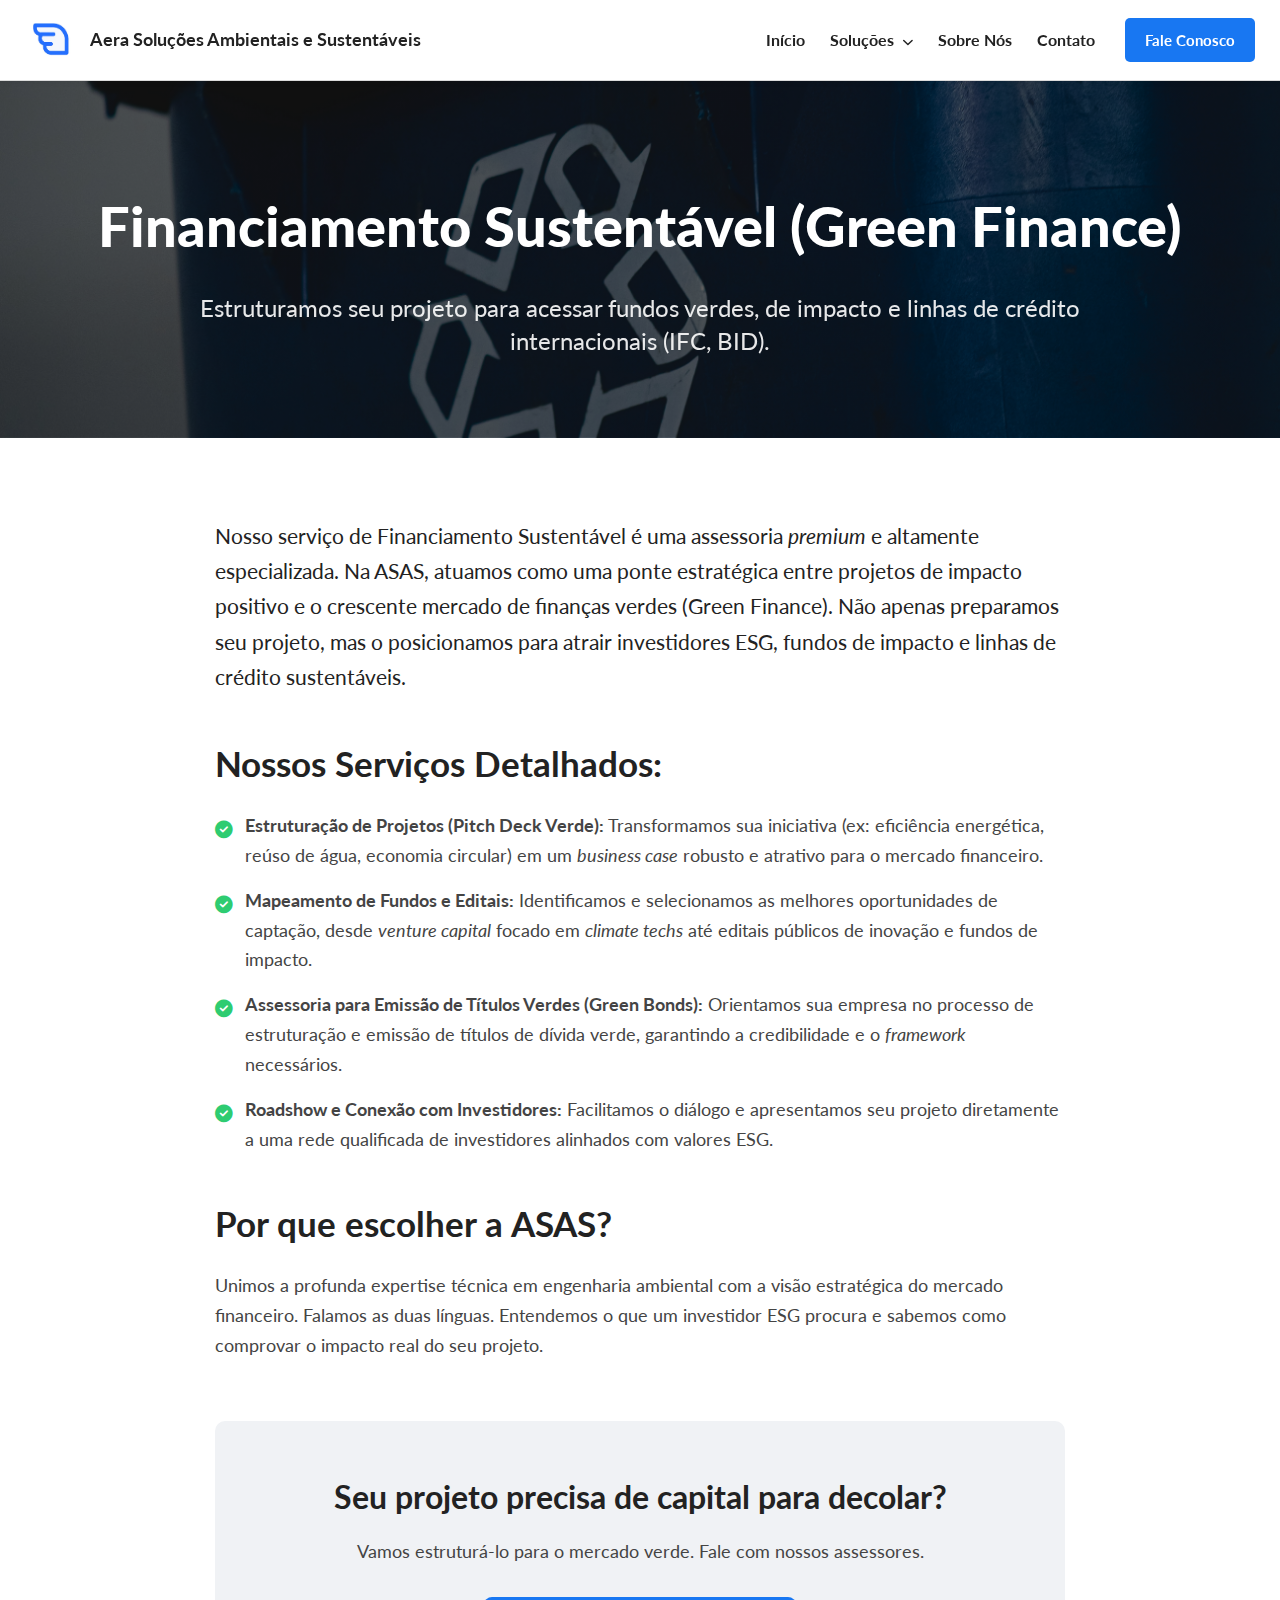
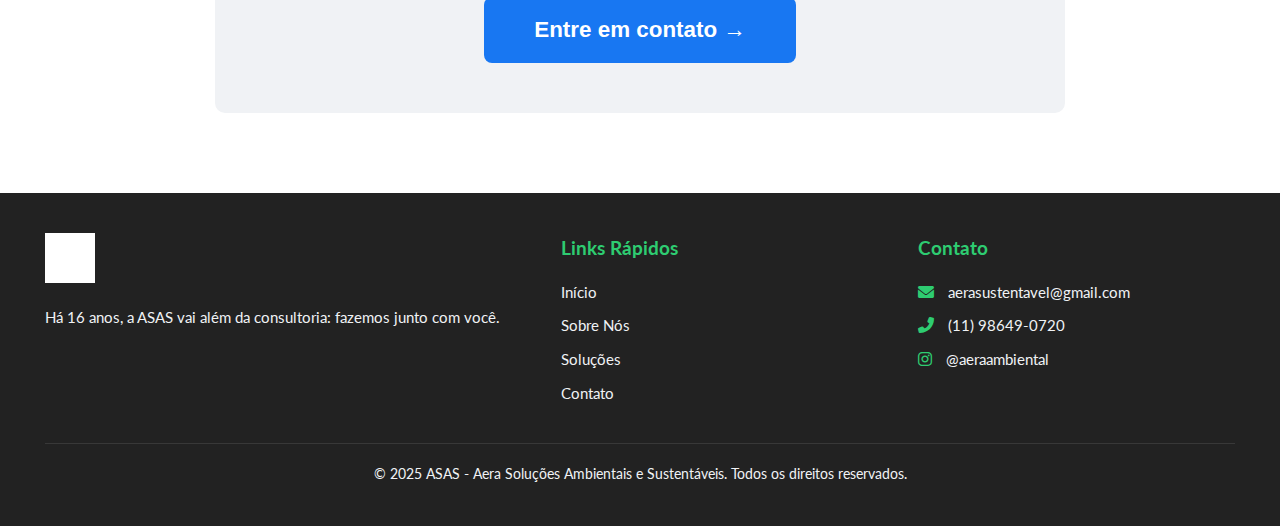
<file: captacao-sustentavel.html>
<!DOCTYPE html>
<html lang="pt-br">
<head>
    <meta charset="UTF-8">
    <meta name="viewport" content="width=device-width, initial-scale=1.0">
    <title>Financiamento Sustentável (Green Finance) - ASAS Soluções Ambientais</title>
    <link rel="stylesheet" href="style.css">
    <link rel="stylesheet" href="https://cdnjs.cloudflare.com/ajax/libs/font-awesome/6.0.0-beta3/css/all.min.css">
</head>
<body>

<header>
    <div class="container">
        <a href="index.html" class="logo">
            <img src="logo2.jpg" alt="ASAS Logo">
            <span>Aera Soluções Ambientais e Sustentáveis</span>
        </a>
        <nav id="main-nav">
            <button class="hamburger" aria-label="Abrir menu">☰</button>
            <ul class="nav-links">
                <li><a href="index.html#hero">Início</a></li>
                
                <li class="dropdown-container">
                    <a href="index.html#solutions">Soluções <i class="fas fa-chevron-down dropdown-icon"></i></a>
                    <ul class="dropdown-menu">
                        <li><a href="licenciamento.html"><i class="fas fa-file-contract"></i> Licenciamento e Conformidade</a></li>
                        <li><a href="gestao-residuos.html"><i class="fas fa-recycle"></i> Gestão de Resíduos</a></li>
                        <li><a href="esg.html"><i class="fas fa-leaf"></i> ESG e Sustentabilidade</a></li>
                        <li><a href="recursos-hidricos.html"><i class="fas fa-tint"></i> Recursos Hídricos e Inovação</a></li>
                        <li><a href="captacao-sustentavel.html"><i class="fas fa-hand-holding-usd"></i> Financiamento Sustentável</a></li>
                        <li><a href="atendimento-franquias.html"><i class="fas fa-store-alt"></i> Soluções para Franquias</a></li>
                        <li><a href="gestao-socioambiental.html"><i class="fas fa-users"></i> Gestão Socioambiental</a></li>
                        <li><a href="areas-contaminadas.html"><i class="fas fa-biohazard"></i> Áreas Contaminadas</a></li>
                    </ul>
                </li>

                <li><a href="nossa-historia.html">Sobre Nós</a></li> <li><a href="#contact-modal" class="open-modal">Contato</a></li>
            </ul>
            <a href="#" class="header-cta-button open-modal">Fale Conosco</a>
        </nav>
    </div>
</header>

    <main>
        
        <section class="service-hero captacao">
            <div class="container">
                <h1>Financiamento Sustentável (Green Finance)</h1>
                <p>Estruturamos seu projeto para acessar fundos verdes, de impacto e linhas de crédito internacionais (IFC, BID).</p>
            </div>
        </section>

        <section class="service-content">
            <div class="container">
                <p class="lead">Nosso serviço de Financiamento Sustentável é uma assessoria <em>premium</em> e altamente especializada. Na ASAS, atuamos como uma ponte estratégica entre projetos de impacto positivo e o crescente mercado de finanças verdes (Green Finance). Não apenas preparamos seu projeto, mas o posicionamos para atrair investidores ESG, fundos de impacto e linhas de crédito sustentáveis.</p>
                
                <h2>Nossos Serviços Detalhados:</h2>
                <ul>
                    <li><strong>Estruturação de Projetos (Pitch Deck Verde):</strong> Transformamos sua iniciativa (ex: eficiência energética, reúso de água, economia circular) em um <em>business case</em> robusto e atrativo para o mercado financeiro.</li>
                    <li><strong>Mapeamento de Fundos e Editais:</strong> Identificamos e selecionamos as melhores oportunidades de captação, desde <em>venture capital</em> focado em <em>climate techs</em> até editais públicos de inovação e fundos de impacto.</li>
                    <li><strong>Assessoria para Emissão de Títulos Verdes (Green Bonds):</strong> Orientamos sua empresa no processo de estruturação e emissão de títulos de dívida verde, garantindo a credibilidade e o <em>framework</em> necessários.</li>
                    <li><strong>Roadshow e Conexão com Investidores:</strong> Facilitamos o diálogo e apresentamos seu projeto diretamente a uma rede qualificada de investidores alinhados com valores ESG.</li>
                </ul>

                <h2>Por que escolher a ASAS?</h2>
                <p>Unimos a profunda expertise técnica em engenharia ambiental com a visão estratégica do mercado financeiro. Falamos as duas línguas. Entendemos o que um investidor ESG procura e sabemos como comprovar o impacto real do seu projeto.</p>

                <div class="cta-section">
                    <h2>Seu projeto precisa de capital para decolar?</h2>
                    <p>Vamos estruturá-lo para o mercado verde. Fale com nossos assessores.</p>
                    <button class="cta-button large open-modal">Entre em contato →</button>
                </div>
            </div>
        </section>

    </main>

<footer id="contact">
    <div class="container">
        <div class="footer-grid">
            <div class="footer-about">
                <img src="logo2.jpg" alt="ASAS Logo Branco" class="footer-logo">
                <p>Há 16 anos, a ASAS vai além da consultoria: fazemos junto com você.</p>
            </div>
            <div class="footer-links">
                <h3>Links Rápidos</h3>
                <ul>
                    <li><a href="index.html#hero">Início</a></li>
                    <li><a href="nossa-historia.html">Sobre Nós</a></li> <li><a href="index.html#solutions">Soluções</a></li>
                    <li><a href="#contact-modal" class="open-modal">Contato</a></li>
                </ul>
            </div>
            <div class="footer-contact-info">
                <h3>Contato</h3>
                <ul>
                    <li><i class="fas fa-envelope"></i> <a href="mailto:aerasustentavel@gmail.com">aerasustentavel@gmail.com</a></li>
                    <li><i class="fas fa-phone-alt"></i> <a href="tel:+5511986490720">(11) 98649-0720</a></li>
                    <li><i class="fab fa-instagram"></i> <a href="https://instagram.com/aeraambiental" target="_blank">@aeraambiental</a></li>
                </ul>
            </div>
        </div>
        <p class="copyright">&copy; 2025 ASAS - Aera Soluções Ambientais e Sustentáveis. Todos os direitos reservados.</p>
    </div>
</footer>

    <div id="contact-modal" class="modal">
        <div class="modal-content">
            <span class="close-button">&times;</span>
            <div class="modal-grid">
                <div class="modal-form-section">
                    <h2>Envie sua mensagem</h2>
                    <form action="https://formspree.io/f/mrbyneyq" method="POST">
                        <div class="form-group">
                            <label for="name">Nome *</label>
                            <input type="text" id="name" name="name" placeholder="Seu nome completo" required>
                        </div>
                        <div class="form-group">
                            <label for="email">Email *</label>
                            <input type="email" id="email" name="email" placeholder="seu@email.com" required>
                        </div>
                        <div class="form-group">
                            <label for="phone">Telefone</label>
                            <input type="tel" id="phone" name="phone" placeholder="(11) 98765-4321">
                        </div>
                        <div class="form-group">
                            <label for="subject">Assunto *</label>
                            <input type="text" id="subject" name="subject" placeholder="Como podemos ajudar?" required>
                        </div>
                        <div class="form-group">
                            <label for="message">Mensagem *</label>
                            <textarea id="message" name="message" placeholder="Conte-nos mais sobre sua necessidade..." rows="5" required></textarea>
                        </div>
                        <button type="submit" class="cta-button">Enviar Mensagem</button>
                    </form>
                </div>
                <div class="modal-info-section">
                    <h2>Informações de Contato</h2>
                    <div class="info-card">
                        <i class="fas fa-envelope"></i>
                        <p>Email</p>
                        <a href="mailto:aerasustentavel@gmail.com">aerasustentavel@gmail.com</a>
                    </div>
                    <div class="info-card">
                        <i class="fas fa-phone-alt"></i>
                        <p>Telefone</p>
                        <a href="tel:+5511986490720">+55 (11) 98649-0720</a>
                    </div>
                    <div class="info-card">
                        <i class="fab fa-instagram"></i>
                        <p>Instagram</p>
                        <a href="https://instagram.com/aeraambiental" target="_blank">@aeraambiental</a>
                    </div>
                    <div class="contact-person-card">
                        <h3>Marcelo Lopes</h3>
                        <p>Gerente Executivo</p>
                    </div>
                </div>
            </div>
        </div>
    </div>

    <script src="script.js"></script>
</body>
</html>
</file>
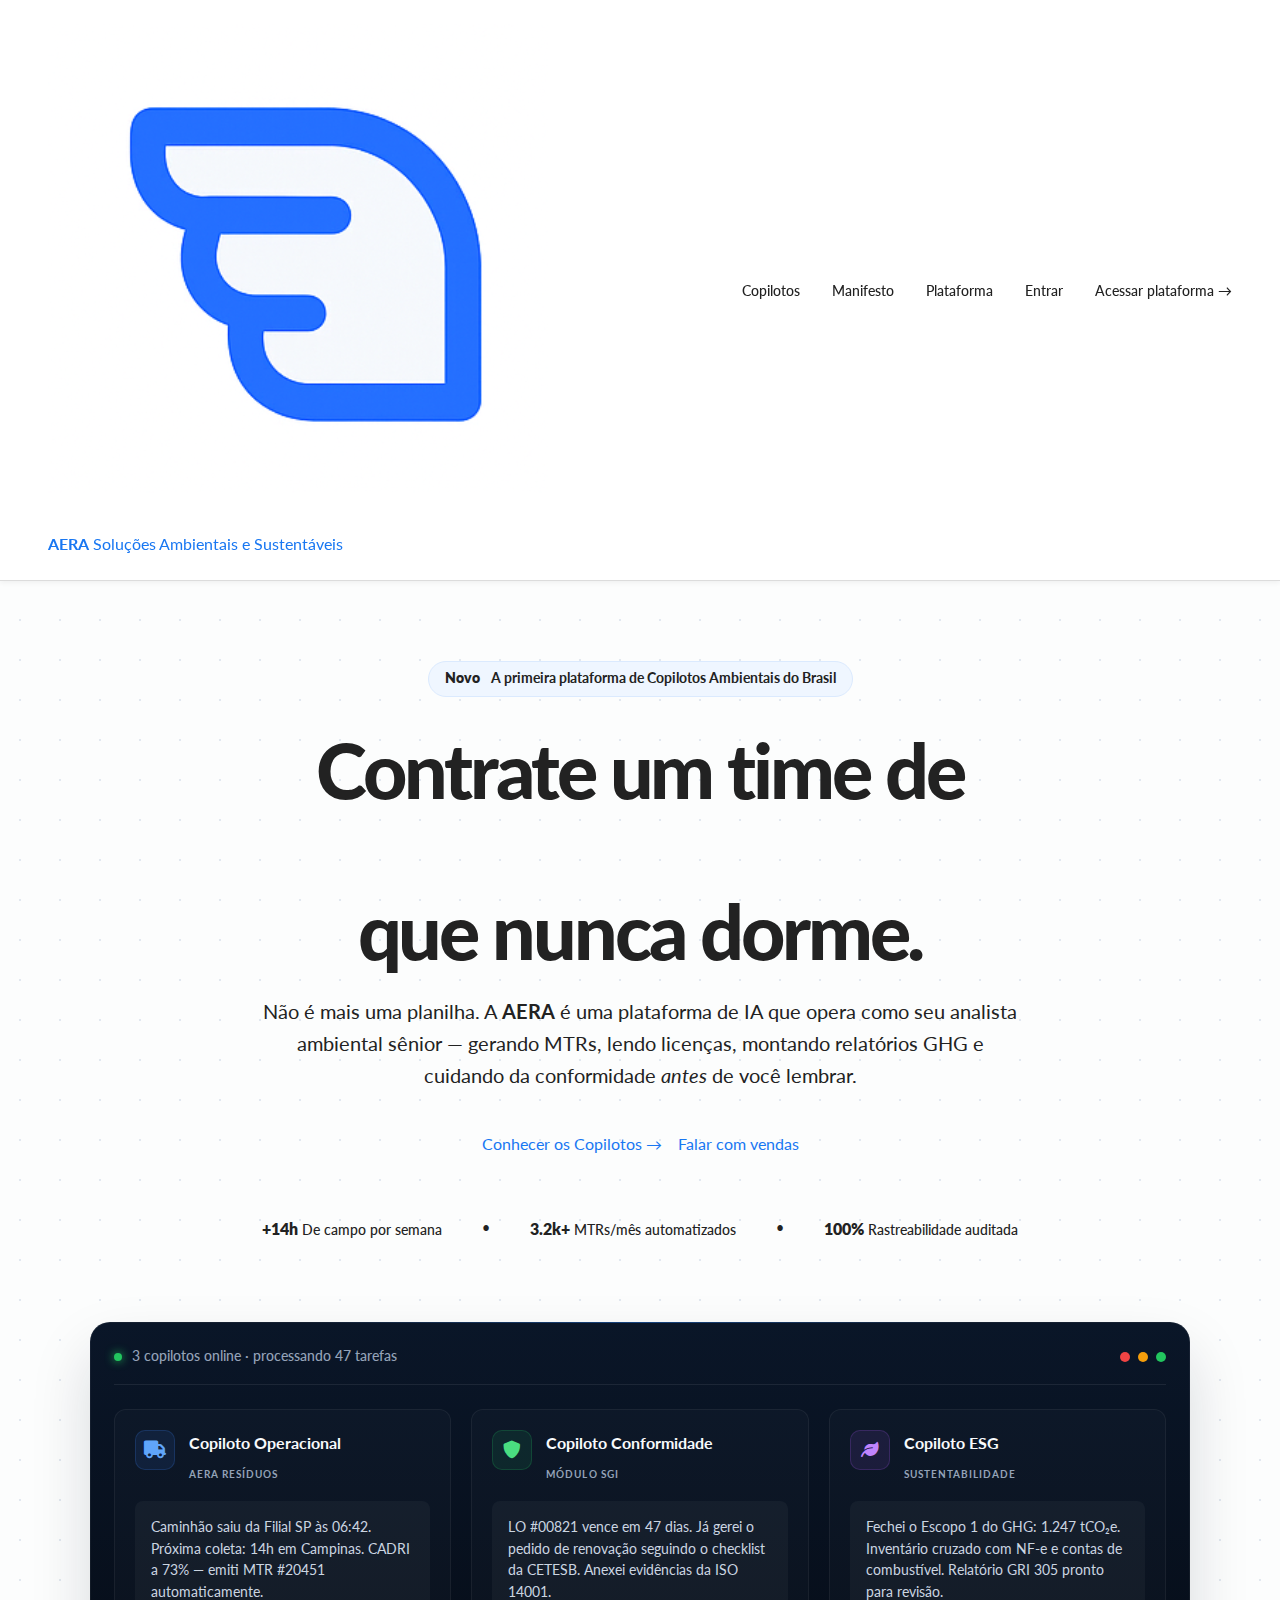
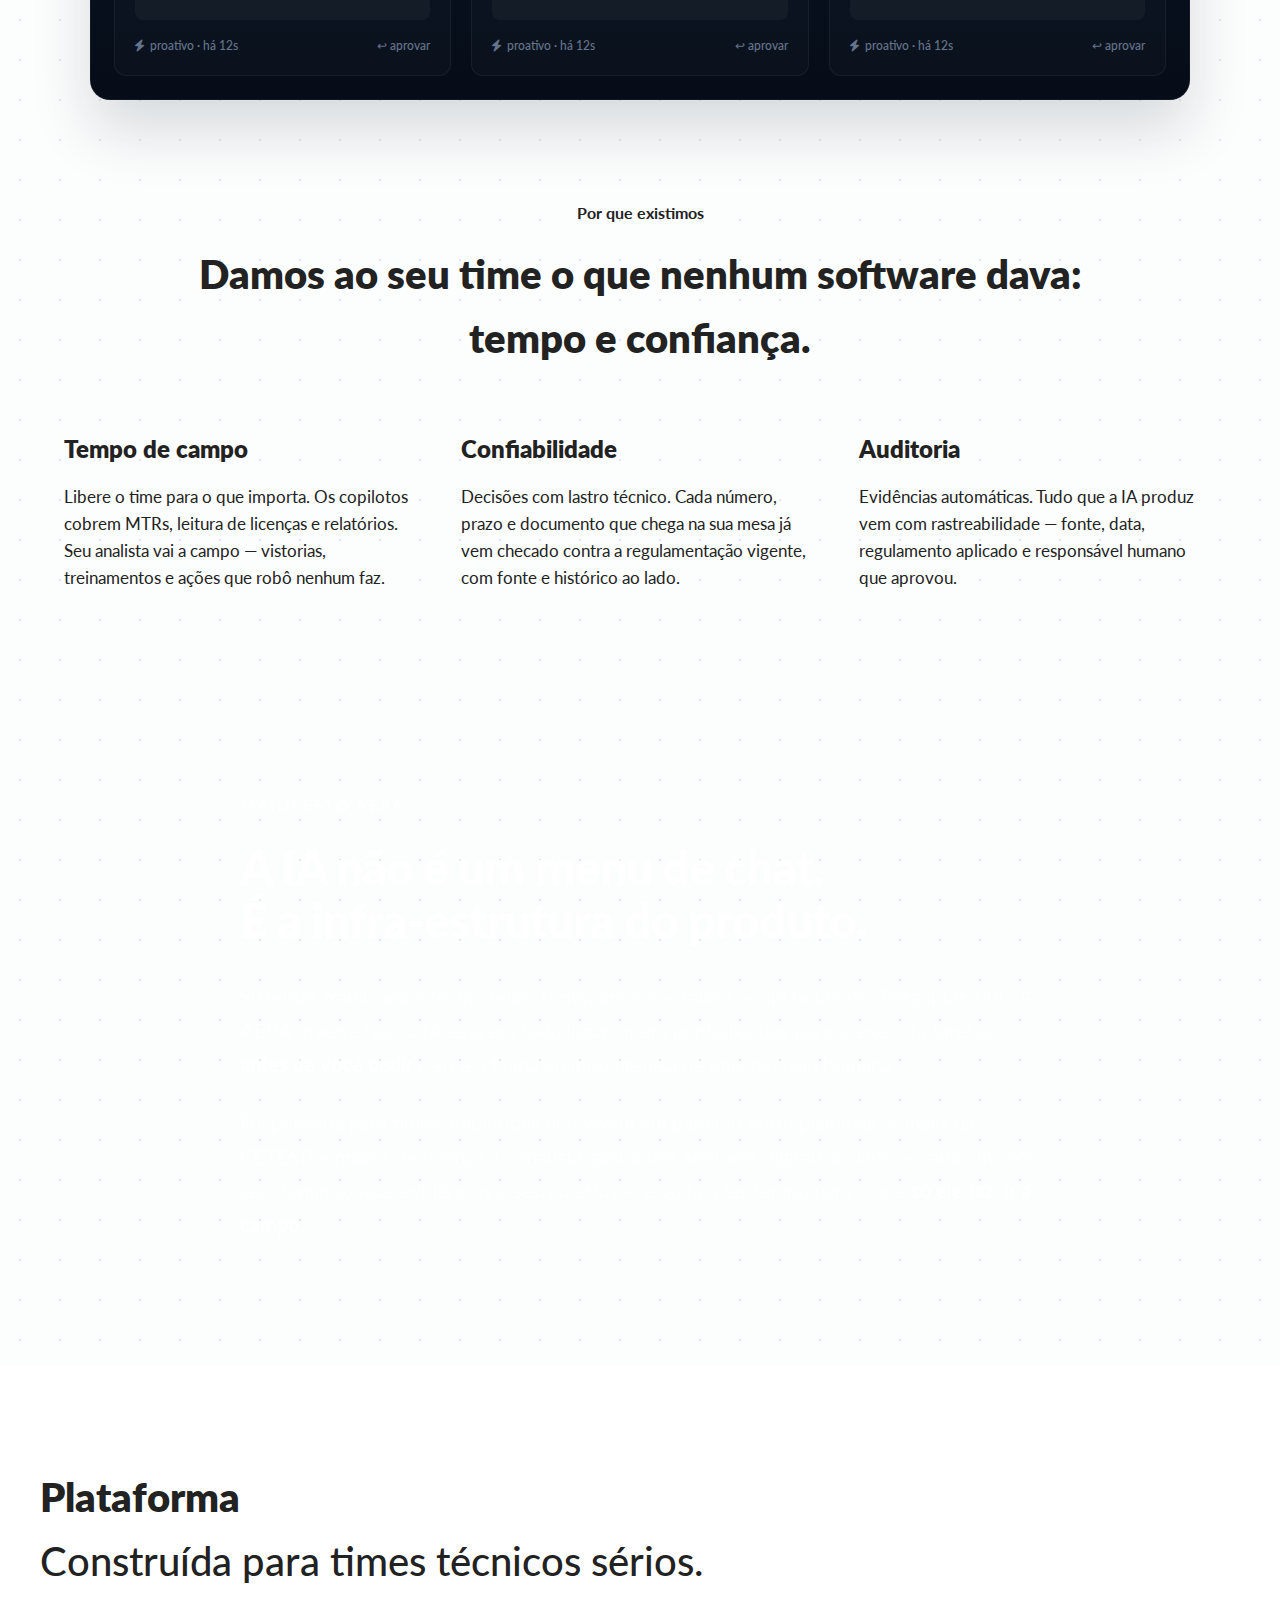
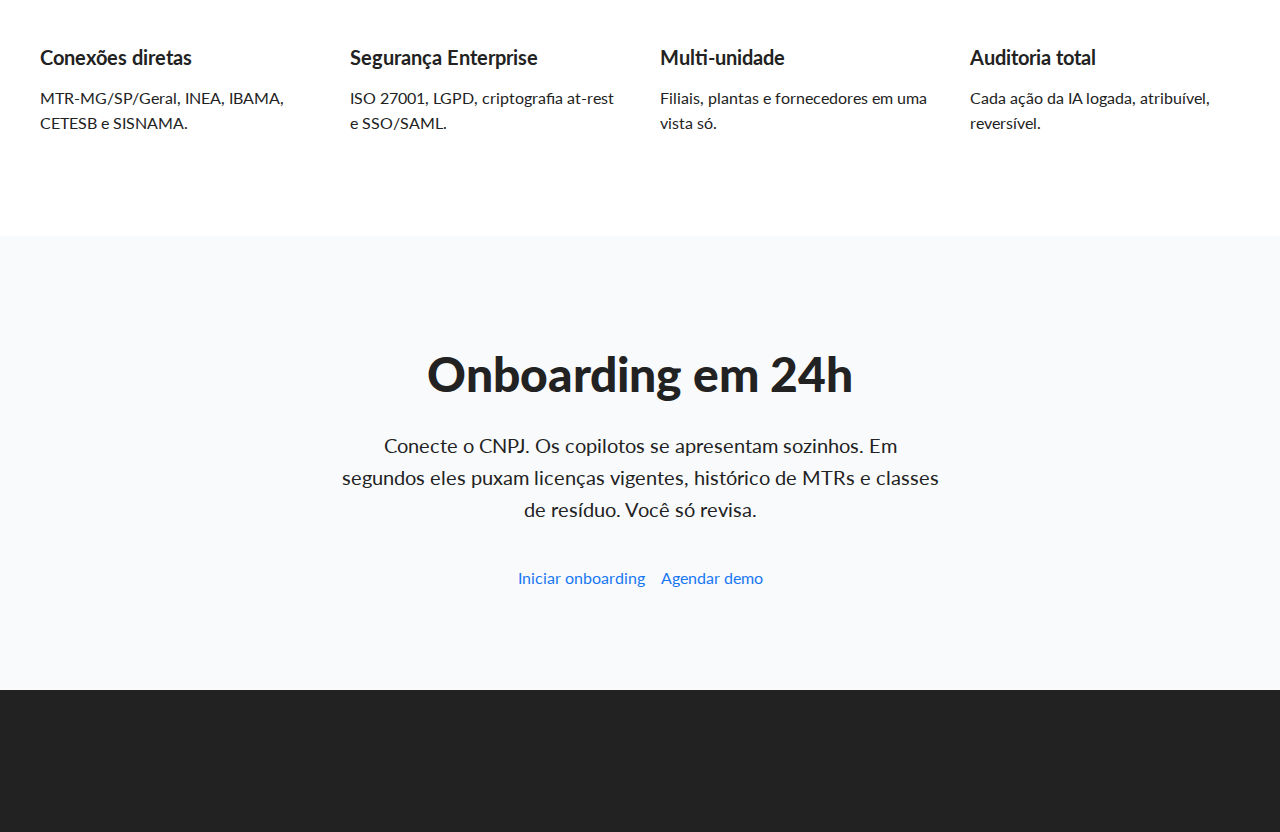
<file: copilotos.html>
<!DOCTYPE html>
<html lang="pt-br">
<head>
    <meta charset="UTF-8">
    <meta name="viewport" content="width=device-width, initial-scale=1.0">
    <title>AERA Copilotos Ambientais | Plataforma de IA</title>
    <link rel="stylesheet" href="style.css">
    <link rel="stylesheet" href="https://cdnjs.cloudflare.com/ajax/libs/font-awesome/6.0.0-beta3/css/all.min.css">
    <style>
        body { background-color: #FCFDFD; }
        .bg-grid { background-image: radial-gradient(#E2E8F0 1px, transparent 1px); background-size: 40px 40px; }

        .app-nav { display: flex; align-items: center; justify-content: space-between; padding: 24px 48px; max-width: 1280px; margin: 0 auto; }
        .app-nav .links { display: flex; gap: 32px; align-items: center; font-weight: 500; font-size: 0.9rem; color: var(--gray-700); }
        .app-nav .links a { color: inherit; }

        .hero-app { text-align: center; padding: 80px 24px; max-width: 900px; margin: 0 auto; }
        .badge-novo { display: inline-block; background: #EFF6FF; color: var(--blue-600); padding: 6px 16px; border-radius: 50px; font-size: 0.85rem; font-weight: 700; margin-bottom: 32px; border: 1px solid #DBEAFE; }
        .badge-novo span { font-weight: 800; margin-right: 8px; }

        .hero-app h1 { font-size: clamp(2.5rem, 6vw, 5rem); font-weight: 900; line-height: 1.05; letter-spacing: -0.04em; color: var(--gray-900); margin-bottom: 24px; }
        .text-gradient { background: linear-gradient(90deg, var(--blue-600) 0%, var(--green-500) 100%); -webkit-background-clip: text; -webkit-text-fill-color: transparent; }
        .hero-app p { font-size: 1.25rem; color: var(--gray-600); line-height: 1.6; max-width: 760px; margin: 0 auto 40px; }

        .stats-bar { display: flex; justify-content: center; gap: 40px; margin-top: 60px; font-size: 0.9rem; color: var(--gray-500); font-weight: 500; }
        .stats-bar strong { color: var(--gray-900); font-weight: 800; font-size: 1rem; }

        /* DASHBOARD DARK (IGUAL AO PRINT 1) */
        .dashboard-dark {
            max-width: 1100px; margin: 0 auto 100px;
            background: linear-gradient(180deg, #0A1628 0%, #060D18 100%);
            border-radius: 20px; padding: 24px;
            box-shadow: 0 30px 60px rgba(10,22,40,0.15), 0 0 0 1px rgba(255,255,255,0.05) inset;
            color: #fff; text-align: left;
            position: relative; overflow: hidden;
        }
        .dashboard-dark::before {
            content: ''; position: absolute; top: 0; left: 20%; right: 20%; height: 1px;
            background: linear-gradient(90deg, transparent, rgba(24,119,242,0.4), transparent);
        }

        .dash-header {
            display: flex; justify-content: space-between; align-items: center;
            border-bottom: 1px solid rgba(255,255,255,0.08); padding-bottom: 16px; margin-bottom: 24px;
        }
        .dash-status { display: flex; align-items: center; gap: 10px; font-size: 0.85rem; color: #94A3B8; font-weight: 500; }
        .dot-blink { width: 8px; height: 8px; background: #22C55E; border-radius: 50%; box-shadow: 0 0 10px #22C55E; animation: blink 2s infinite; }
        @keyframes blink { 0%, 100% { opacity: 1; } 50% { opacity: 0.4; } }

        .dash-controls { display: flex; gap: 8px; }
        .dash-controls span { width: 10px; height: 10px; border-radius: 50%; }
        .dash-controls .red { background: #EF4444; }
        .dash-controls .yellow { background: #F59E0B; }
        .dash-controls .green { background: #22C55E; }

        .dash-grid { display: grid; grid-template-columns: repeat(3, 1fr); gap: 20px; }
        .dash-card {
            background: rgba(255,255,255,0.02);
            border: 1px solid rgba(255,255,255,0.06);
            border-radius: 12px; padding: 20px;
            display: flex; flex-direction: column;
        }
        .dash-card-header { display: flex; gap: 14px; align-items: flex-start; margin-bottom: 16px; }
        .dash-icon {
            width: 40px; height: 40px; border-radius: 10px; display: flex; align-items: center; justify-content: center; font-size: 1.1rem; flex-shrink: 0;
        }
        .icon-blue { background: rgba(59,130,246,0.1); color: #60A5FA; border: 1px solid rgba(59,130,246,0.2); }
        .icon-green { background: rgba(34,197,94,0.1); color: #4ADE80; border: 1px solid rgba(34,197,94,0.2); }
        .icon-purple { background: rgba(168,85,247,0.1); color: #C084FC; border: 1px solid rgba(168,85,247,0.2); }

        .dash-title h4 { font-size: 1rem; font-weight: 700; color: #F8FAFC; margin-bottom: 4px; }
        .dash-title .tag { font-size: 0.65rem; color: #94A3B8; text-transform: uppercase; letter-spacing: 0.1em; font-weight: 700; }

        .dash-bubble {
            background: rgba(255,255,255,0.04); border-radius: 8px; padding: 16px;
            font-size: 0.85rem; color: #CBD5E1; line-height: 1.6; margin-bottom: 16px; flex-grow: 1;
        }

        .dash-footer { display: flex; justify-content: space-between; align-items: center; font-size: 0.75rem; color: #64748B; font-weight: 500; }
        .dash-footer-left { display: flex; align-items: center; gap: 6px; }
        .dash-action { color: #64748B; cursor: pointer; transition: color 0.2s; }
        .dash-action:hover { color: #F8FAFC; }

        .benefits-grid { display: grid; grid-template-columns: repeat(3, 1fr); gap: 40px; max-width: 1200px; margin: 0 auto 100px; padding: 0 24px; }
        .benefit-col h3 { font-size: 1.5rem; font-weight: 800; margin-bottom: 16px; color: var(--gray-900); }
        .benefit-col p { font-size: 1.05rem; color: var(--gray-600); line-height: 1.6; }

        .dark-section { background: var(--gray-900); color: white; padding: 100px 24px; }
        .manifesto-box { max-width: 800px; margin: 0 auto; text-align: left; }
        .manifesto-box h2 { font-size: 3rem; font-weight: 800; line-height: 1.1; margin-bottom: 32px; letter-spacing: -0.02em; }
        .manifesto-box p { font-size: 1.25rem; color: var(--gray-300); line-height: 1.7; margin-bottom: 24px; font-weight: 400; }

        @media (max-width: 768px) {
            .app-nav { flex-direction: column; gap: 16px; padding: 16px; }
            .app-nav .links { display: none; }
            .stats-bar { flex-direction: column; gap: 16px; }
            .benefits-grid { grid-template-columns: 1fr; }
            .dash-grid { grid-template-columns: 1fr; }
        }
    </style>
</head>
<body class="bg-grid">

    <header class="app-nav">
        <a href="index.html" class="header-logo" style="text-decoration: none;">
            <img src="logo2.png" alt="AERA">
            <div class="logo-text">
                <b class="logo-brand">AERA</b>
                <span class="logo-sub">Soluções Ambientais e Sustentáveis</span>
            </div>
        </a>
        <div class="links">
            <a href="#copilotos">Copilotos</a>
            <a href="#manifesto">Manifesto</a>
            <a href="#plataforma">Plataforma</a>
            <a href="login.html">Entrar</a>
            <a href="#" data-app-link class="btn btn--primary btn--sm" style="border-radius: 8px;">Acessar plataforma &rarr;</a>
        </div>
    </header>

    <main>
        <section class="hero-app">
            <div class="badge-novo"><span>Novo</span> A primeira plataforma de Copilotos Ambientais do Brasil</div>
            <h1>Contrate um time de <br><span class="text-gradient">especialistas ambientais</span><br>que nunca dorme.</h1>
            <p>Não é mais uma planilha. A <strong>AERA</strong> é uma plataforma de IA que opera como seu analista ambiental sênior — gerando MTRs, lendo licenças, montando relatórios GHG e cuidando da conformidade <em>antes</em> de você lembrar.</p>

            <div style="display: flex; gap: 16px; justify-content: center; flex-wrap: wrap;">
                <a href="#copilotos" class="btn btn--primary btn--lg" style="border-radius: 12px;">Conhecer os Copilotos &rarr;</a>
                <a href="https://wa.me/5511986490720" class="btn btn--white btn--lg" style="border-radius: 12px; border: 1px solid var(--gray-200); box-shadow: var(--shadow-sm);">Falar com vendas</a>
            </div>

            <div class="stats-bar">
                <span><strong>+14h</strong> De campo por semana</span>
                <span class="hide-on-mobile">•</span>
                <span><strong>3.2k+</strong> MTRs/mês automatizados</span>
                <span class="hide-on-mobile">•</span>
                <span><strong>100%</strong> Rastreabilidade auditada</span>
            </div>
        </section>

        <section id="copilotos" style="padding: 0 24px;">
            <div class="dashboard-dark">
                <div class="dash-header">
                    <div class="dash-status">
                        <span class="dot-blink"></span> 3 copilotos online · processando 47 tarefas
                    </div>
                    <div class="dash-controls">
                        <span class="red"></span><span class="yellow"></span><span class="green"></span>
                    </div>
                </div>

                <div class="dash-grid">
                    <div class="dash-card">
                        <div class="dash-card-header">
                            <div class="dash-icon icon-blue"><i class="fas fa-truck"></i></div>
                            <div class="dash-title">
                                <h4>Copiloto Operacional</h4>
                                <span class="tag">AERA RESÍDUOS</span>
                            </div>
                        </div>
                        <div class="dash-bubble">
                            Caminhão saiu da Filial SP às 06:42. Próxima coleta: 14h em Campinas. CADRI a 73% — emiti MTR #20451 automaticamente.
                        </div>
                        <div class="dash-footer">
                            <div class="dash-footer-left"><i class="fas fa-bolt"></i> proativo · há 12s</div>
                            <div class="dash-action">&#x21A9; aprovar</div>
                        </div>
                    </div>

                    <div class="dash-card">
                        <div class="dash-card-header">
                            <div class="dash-icon icon-green"><i class="fas fa-shield-alt"></i></div>
                            <div class="dash-title">
                                <h4>Copiloto Conformidade</h4>
                                <span class="tag">MÓDULO SGI</span>
                            </div>
                        </div>
                        <div class="dash-bubble">
                            LO #00821 vence em 47 dias. Já gerei o pedido de renovação seguindo o checklist da CETESB. Anexei evidências da ISO 14001.
                        </div>
                        <div class="dash-footer">
                            <div class="dash-footer-left"><i class="fas fa-bolt"></i> proativo · há 12s</div>
                            <div class="dash-action">&#x21A9; aprovar</div>
                        </div>
                    </div>

                    <div class="dash-card">
                        <div class="dash-card-header">
                            <div class="dash-icon icon-purple"><i class="fas fa-leaf"></i></div>
                            <div class="dash-title">
                                <h4>Copiloto ESG</h4>
                                <span class="tag">SUSTENTABILIDADE</span>
                            </div>
                        </div>
                        <div class="dash-bubble">
                            Fechei o Escopo 1 do GHG: 1.247 tCO₂e. Inventário cruzado com NF-e e contas de combustível. Relatório GRI 305 pronto para revisão.
                        </div>
                        <div class="dash-footer">
                            <div class="dash-footer-left"><i class="fas fa-bolt"></i> proativo · há 12s</div>
                            <div class="dash-action">&#x21A9; aprovar</div>
                        </div>
                    </div>
                </div>
            </div>
        </section>

        <section style="text-align: center; margin-bottom: 60px;">
            <div style="font-size: 1rem; font-weight: 700; color: var(--blue-600); margin-bottom: 16px;">Por que existimos</div>
            <h2 style="font-size: 2.5rem; font-weight: 800; color: var(--gray-900);">Damos ao seu time o que nenhum software dava:<br>tempo e confiança.</h2>
        </section>

        <section class="benefits-grid">
            <div class="benefit-col">
                <h3>Tempo de campo</h3>
                <p>Libere o time para o que importa. Os copilotos cobrem MTRs, leitura de licenças e relatórios. Seu analista vai a campo — vistorias, treinamentos e ações que robô nenhum faz.</p>
            </div>
            <div class="benefit-col">
                <h3>Confiabilidade</h3>
                <p>Decisões com lastro técnico. Cada número, prazo e documento que chega na sua mesa já vem checado contra a regulamentação vigente, com fonte e histórico ao lado.</p>
            </div>
            <div class="benefit-col">
                <h3>Auditoria</h3>
                <p>Evidências automáticas. Tudo que a IA produz vem com rastreabilidade — fonte, data, regulamento aplicado e responsável humano que aprovou.</p>
            </div>
        </section>

        <section id="manifesto" class="dark-section">
            <div class="manifesto-box">
                <div style="font-size: 1rem; font-weight: 700; color: var(--green-500); margin-bottom: 24px; text-transform: uppercase; letter-spacing: 2px;">Manifesto AERA</div>
                <h2>A IA não é um menu de chat.<br>É a infra-estrutura do produto.</h2>
                <p>Sistemas tradicionais te dão telas, formulários e — talvez — um botão de "Perguntar à IA". A AERA inverte isso: a IA está em todo lugar, opera por baixo dos panos, executa tarefas <strong>antes de você pedir</strong> e só te chama quando precisa de uma decisão humana.</p>
                <p>Foi pensada para times ambientais que vivem em paralelo entre planilhas, e-mails da CETESB e prazos de licença. O analista ganha três seniores digitais ao lado — cada um com seu domínio, suas evidências e seus alertas — e volta a ter tempo para o que <strong>só ele faz: ir a campo.</strong></p>
            </div>
        </section>

        <section id="plataforma" style="padding: 100px 24px; background: white; border-bottom: 1px solid var(--gray-200);">
            <div style="max-width: 1200px; margin: 0 auto;">
                <h2 style="font-size: 2.5rem; font-weight: 800; color: var(--gray-900); margin-bottom: 48px;">Plataforma<br><span style="color: var(--gray-500); font-weight: 500;">Construída para times técnicos sérios.</span></h2>

                <div style="display: grid; grid-template-columns: repeat(auto-fit, minmax(250px, 1fr)); gap: 40px;">
                    <div>
                        <h4 style="font-size: 1.25rem; font-weight: 700; margin-bottom: 12px; color: var(--gray-900);">Conexões diretas</h4>
                        <p style="color: var(--gray-600); line-height: 1.6;">MTR-MG/SP/Geral, INEA, IBAMA, CETESB e SISNAMA.</p>
                    </div>
                    <div>
                        <h4 style="font-size: 1.25rem; font-weight: 700; margin-bottom: 12px; color: var(--gray-900);">Segurança Enterprise</h4>
                        <p style="color: var(--gray-600); line-height: 1.6;">ISO 27001, LGPD, criptografia at-rest e SSO/SAML.</p>
                    </div>
                    <div>
                        <h4 style="font-size: 1.25rem; font-weight: 700; margin-bottom: 12px; color: var(--gray-900);">Multi-unidade</h4>
                        <p style="color: var(--gray-600); line-height: 1.6;">Filiais, plantas e fornecedores em uma vista só.</p>
                    </div>
                    <div>
                        <h4 style="font-size: 1.25rem; font-weight: 700; margin-bottom: 12px; color: var(--gray-900);">Auditoria total</h4>
                        <p style="color: var(--gray-600); line-height: 1.6;">Cada ação da IA logada, atribuível, reversível.</p>
                    </div>
                </div>
            </div>
        </section>

        <section style="padding: 100px 24px; text-align: center; background: #F8FAFC;">
            <h2 style="font-size: 3rem; font-weight: 900; color: var(--gray-900); margin-bottom: 16px;">Onboarding em 24h</h2>
            <p style="font-size: 1.25rem; color: var(--gray-600); margin-bottom: 40px; max-width: 600px; margin-left: auto; margin-right: auto;">Conecte o CNPJ. Os copilotos se apresentam sozinhos. Em segundos eles puxam licenças vigentes, histórico de MTRs e classes de resíduo. Você só revisa.</p>
            <div style="display: flex; gap: 16px; justify-content: center;">
                <a href="https://wa.me/5511986490720" class="btn btn--primary btn--xl" style="border-radius: 12px;">Iniciar onboarding</a>
                <a href="https://wa.me/5511986490720" class="btn btn--white btn--xl" style="border-radius: 12px;">Agendar demo</a>
            </div>
        </section>
    </main>

    <footer style="padding: 40px 24px; text-align: center; border-top: 1px solid var(--gray-200); color: var(--gray-500); font-size: 0.9rem;">
        <div style="display: flex; justify-content: center; align-items: center; gap: 8px; margin-bottom: 16px;">
            <b style="color: var(--gray-900);">AERA</b> Copilotos Ambientais
        </div>
        <p>&copy; 2026 AERA Soluções Ambientais e Sustentáveis · comercial@aerasustentavel.com.br</p>
    </footer>
    <script src="script.js"></script>
</body>
</html>
</file>
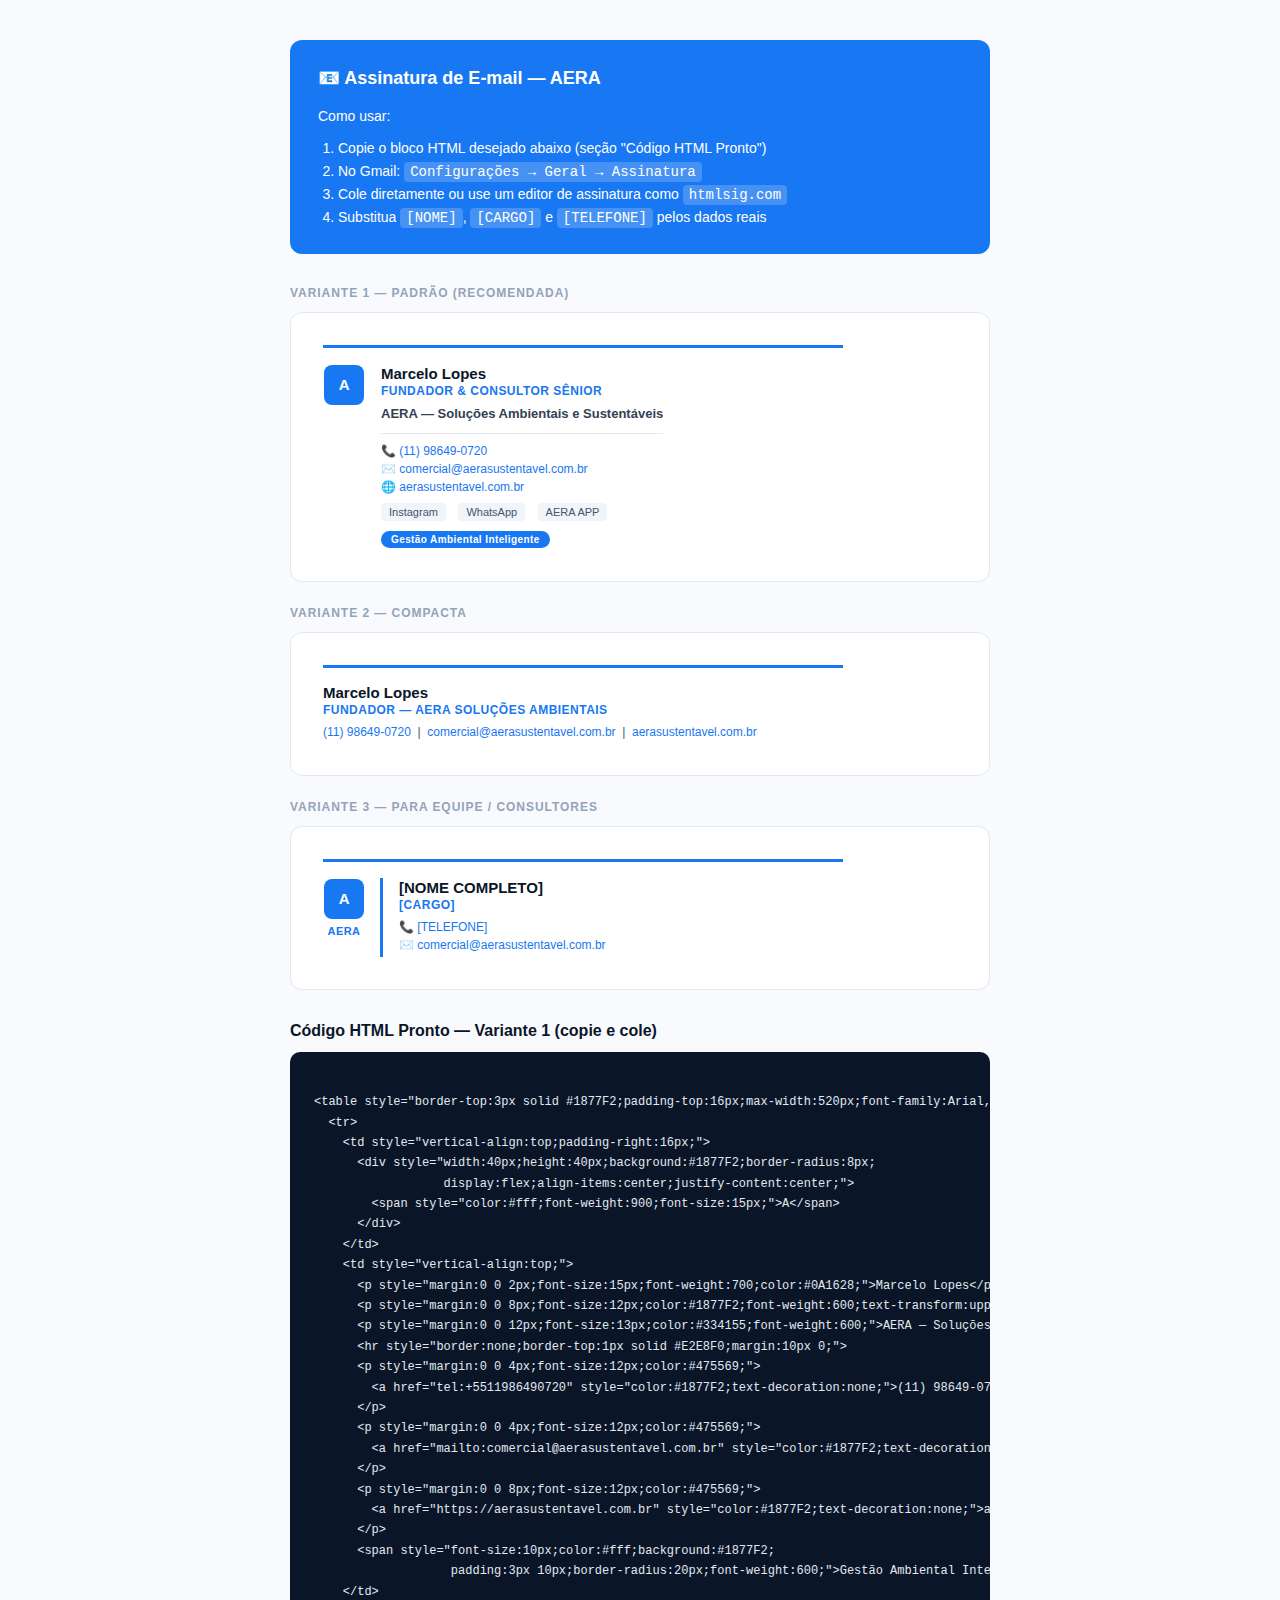
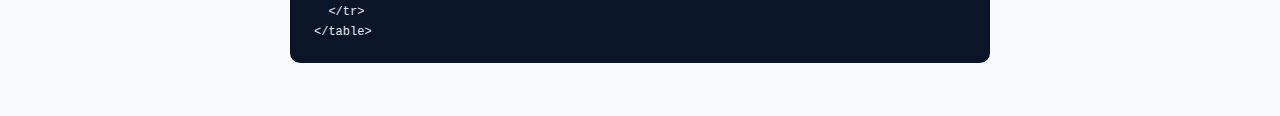
<file: email-signature.html>
<!DOCTYPE html>
<html lang="pt-br">
<head>
<meta charset="UTF-8">
<meta name="viewport" content="width=device-width, initial-scale=1.0">
<title>Assinatura de E-mail — AERA</title>
<style>
  body { font-family: Arial, Helvetica, sans-serif; background: #F8FAFE; margin: 0; padding: 40px 20px; }
  .page-wrapper { max-width: 700px; margin: 0 auto; }
  .instructions {
    background: #1877F2; color: #fff; border-radius: 12px;
    padding: 24px 28px; margin-bottom: 32px; font-size: 14px; line-height: 1.6;
  }
  .instructions h1 { margin: 0 0 12px; font-size: 18px; }
  .instructions ol { margin: 0; padding-left: 20px; }
  .instructions code { background: rgba(255,255,255,.2); padding: 2px 6px; border-radius: 4px; }
  .preview-label {
    font-family: Arial; font-size: 12px; font-weight: 700; color: #94A3B8;
    letter-spacing: .08em; text-transform: uppercase; margin-bottom: 12px;
  }
  .preview-box {
    background: #fff; border: 1px solid #E2E8F0; border-radius: 12px;
    padding: 32px; margin-bottom: 24px;
  }

  /* ─────────── ASSINATURA ─────────── */
  .aera-sig { border-top: 3px solid #1877F2; padding-top: 16px; max-width: 520px; }
  .aera-sig table { border-collapse: collapse; }
  .aera-sig-logo { width: 40px; height: 40px; background: #1877F2; border-radius: 8px;
    display: flex; align-items: center; justify-content: center; }
  .aera-sig-logo span { color: #fff; font-weight: 900; font-size: 15px; letter-spacing: -.5px; }
  .aera-sig-name { font-size: 15px; font-weight: 700; color: #0A1628; margin: 0 0 2px; }
  .aera-sig-role { font-size: 12px; color: #1877F2; font-weight: 600; margin: 0 0 8px; text-transform: uppercase; letter-spacing: .04em; }
  .aera-sig-company { font-size: 13px; color: #334155; font-weight: 600; margin: 0 0 12px; }
  .aera-sig-divider { border: none; border-top: 1px solid #E2E8F0; margin: 10px 0; }
  .aera-sig-contact { font-size: 12px; color: #475569; margin: 0 0 4px; }
  .aera-sig-contact a { color: #1877F2; text-decoration: none; }
  .aera-sig-social a {
    display: inline-block; margin-right: 8px;
    font-size: 11px; color: #475569; text-decoration: none;
    padding: 3px 8px; background: #F0F4FB; border-radius: 4px;
  }
  .aera-sig-tag {
    display: inline-block; margin-top: 10px;
    font-size: 10px; color: #fff; background: #1877F2;
    padding: 3px 10px; border-radius: 20px; font-weight: 600;
    letter-spacing: .04em;
  }
  /* ─────────── / ASSINATURA ─────────── */

  .variants-title { font-family: Arial; font-size: 16px; font-weight: 700; color: #0A1628; margin: 32px 0 12px; }
  .code-block {
    background: #0A1628; color: #e2e8f0; border-radius: 10px;
    padding: 20px 24px; font-family: monospace; font-size: 12px;
    line-height: 1.7; overflow-x: auto; margin-bottom: 16px;
    white-space: pre;
  }
</style>
</head>
<body>

<div class="page-wrapper">

  <div class="instructions">
    <h1>📧 Assinatura de E-mail — AERA</h1>
    <p style="margin:0 0 10px">Como usar:</p>
    <ol>
      <li>Copie o bloco HTML desejado abaixo (seção "Código HTML Pronto")</li>
      <li>No Gmail: <code>Configurações → Geral → Assinatura</code></li>
      <li>Cole diretamente ou use um editor de assinatura como <code>htmlsig.com</code></li>
      <li>Substitua <code>[NOME]</code>, <code>[CARGO]</code> e <code>[TELEFONE]</code> pelos dados reais</li>
    </ol>
  </div>

  <!-- VARIANTE 1: Padrão -->
  <div class="preview-label">Variante 1 — Padrão (recomendada)</div>
  <div class="preview-box">
    <div class="aera-sig">
      <table>
        <tr>
          <td style="vertical-align:top; padding-right:16px;">
            <div class="aera-sig-logo"><span>A</span></div>
          </td>
          <td style="vertical-align:top;">
            <p class="aera-sig-name">Marcelo Lopes</p>
            <p class="aera-sig-role">Fundador &amp; Consultor Sênior</p>
            <p class="aera-sig-company">AERA — Soluções Ambientais e Sustentáveis</p>
            <hr class="aera-sig-divider">
            <p class="aera-sig-contact">📞 <a href="tel:+5511986490720">(11) 98649-0720</a></p>
            <p class="aera-sig-contact">✉️ <a href="mailto:comercial@aerasustentavel.com.br">comercial@aerasustentavel.com.br</a></p>
            <p class="aera-sig-contact">🌐 <a href="https://aerasustentavel.com.br">aerasustentavel.com.br</a></p>
            <div class="aera-sig-social" style="margin-top:8px;">
              <a href="https://instagram.com/aerasustentavel">Instagram</a>
              <a href="https://wa.me/5511986490720">WhatsApp</a>
              <a href="https://aerasustentavel.com.br/aera-app.html">AERA APP</a>
            </div>
            <span class="aera-sig-tag">Gestão Ambiental Inteligente</span>
          </td>
        </tr>
      </table>
    </div>
  </div>

  <!-- VARIANTE 2: Compacta -->
  <div class="preview-label">Variante 2 — Compacta</div>
  <div class="preview-box">
    <div class="aera-sig">
      <p class="aera-sig-name">Marcelo Lopes</p>
      <p class="aera-sig-role">Fundador — AERA Soluções Ambientais</p>
      <p class="aera-sig-contact">
        <a href="tel:+5511986490720">(11) 98649-0720</a> &nbsp;|&nbsp;
        <a href="mailto:comercial@aerasustentavel.com.br">comercial@aerasustentavel.com.br</a> &nbsp;|&nbsp;
        <a href="https://aerasustentavel.com.br">aerasustentavel.com.br</a>
      </p>
    </div>
  </div>

  <!-- VARIANTE 3: Equipe -->
  <div class="preview-label">Variante 3 — Para equipe / consultores</div>
  <div class="preview-box">
    <div class="aera-sig">
      <table>
        <tr>
          <td style="vertical-align:top; padding-right:16px; border-right:3px solid #1877F2;">
            <div style="text-align:center;">
              <div class="aera-sig-logo" style="margin:0 auto 6px;"><span>A</span></div>
              <div style="font-size:11px;font-weight:800;color:#1877F2;letter-spacing:.04em;">AERA</div>
            </div>
          </td>
          <td style="vertical-align:top; padding-left:16px;">
            <p class="aera-sig-name">[NOME COMPLETO]</p>
            <p class="aera-sig-role">[CARGO]</p>
            <p class="aera-sig-contact">📞 <a href="tel:+55">[TELEFONE]</a></p>
            <p class="aera-sig-contact">✉️ <a href="mailto:comercial@aerasustentavel.com.br">comercial@aerasustentavel.com.br</a></p>
          </td>
        </tr>
      </table>
    </div>
  </div>

  <div class="variants-title">Código HTML Pronto — Variante 1 (copie e cole)</div>
  <div class="code-block"><!-- Cole este bloco como assinatura HTML no seu cliente de e-mail -->
&lt;table style="border-top:3px solid #1877F2;padding-top:16px;max-width:520px;font-family:Arial,sans-serif;border-collapse:collapse;"&gt;
  &lt;tr&gt;
    &lt;td style="vertical-align:top;padding-right:16px;"&gt;
      &lt;div style="width:40px;height:40px;background:#1877F2;border-radius:8px;
                  display:flex;align-items:center;justify-content:center;"&gt;
        &lt;span style="color:#fff;font-weight:900;font-size:15px;"&gt;A&lt;/span&gt;
      &lt;/div&gt;
    &lt;/td&gt;
    &lt;td style="vertical-align:top;"&gt;
      &lt;p style="margin:0 0 2px;font-size:15px;font-weight:700;color:#0A1628;"&gt;Marcelo Lopes&lt;/p&gt;
      &lt;p style="margin:0 0 8px;font-size:12px;color:#1877F2;font-weight:600;text-transform:uppercase;letter-spacing:.04em;"&gt;Fundador &amp;amp; Consultor S&ecirc;nior&lt;/p&gt;
      &lt;p style="margin:0 0 12px;font-size:13px;color:#334155;font-weight:600;"&gt;AERA &mdash; Solu&ccedil;&otilde;es Ambientais e Sustent&aacute;veis&lt;/p&gt;
      &lt;hr style="border:none;border-top:1px solid #E2E8F0;margin:10px 0;"&gt;
      &lt;p style="margin:0 0 4px;font-size:12px;color:#475569;"&gt;
        &lt;a href="tel:+5511986490720" style="color:#1877F2;text-decoration:none;"&gt;(11) 98649-0720&lt;/a&gt;
      &lt;/p&gt;
      &lt;p style="margin:0 0 4px;font-size:12px;color:#475569;"&gt;
        &lt;a href="mailto:comercial@aerasustentavel.com.br" style="color:#1877F2;text-decoration:none;"&gt;comercial@aerasustentavel.com.br&lt;/a&gt;
      &lt;/p&gt;
      &lt;p style="margin:0 0 8px;font-size:12px;color:#475569;"&gt;
        &lt;a href="https://aerasustentavel.com.br" style="color:#1877F2;text-decoration:none;"&gt;aerasustentavel.com.br&lt;/a&gt;
      &lt;/p&gt;
      &lt;span style="font-size:10px;color:#fff;background:#1877F2;
                   padding:3px 10px;border-radius:20px;font-weight:600;"&gt;Gest&atilde;o Ambiental Inteligente&lt;/span&gt;
    &lt;/td&gt;
  &lt;/tr&gt;
&lt;/table&gt;</div>

</div>

<script src="script.js"></script>
</body>
</html>
</file>
<file: Rascunhos de Sites/Site Opção Paleta 2/style.css>
/* --- Importação da Fonte --- */
@import url('https://fonts.googleapis.com/css2?family=Lato:wght@400;700&display=swap');

/* --- Paleta 2 (Moderna e Humana) --- */
:root {
    --azul-aera: #0066FF; /* Cor base do logo */
    --laranja-terracota: #E8772E; /* Cor de destaque (Social) */
    --verde-menta: #A8DADC; /* Cor de apoio (Ambiental) */
    --cinza-claro: #F5F5F5; /* Fundo principal */
    --azul-marinho: #1D3557; /* Texto principal */
    --branco: #FFFFFF;
}

/* --- Reset e Configurações Globais --- */
* {
    margin: 0;
    padding: 0;
    box-sizing: border-box;
}

/* Adiciona rolagem suave */
html {
    scroll-behavior: smooth;
}

body {
    font-family: 'Lato', sans-serif;
    background-color: var(--cinza-claro);
    color: var(--azul-marinho);
    line-height: 1.6;
}

.container {
    max-width: 1100px;
    margin: 0 auto;
    padding: 0 20px;
}

/* --- Cabeçalho e Navegação --- */
header {
    background-color: var(--branco);
    padding: 15px 0;
    border-bottom: 2px solid var(--verde-menta);
    position: sticky;
    top: 0;
    z-index: 100;
    box-shadow: 0 2px 5px rgba(0,0,0,0.05);
}

header .container {
    display: flex;
    justify-content: space-between;
    align-items: center;
}

.logo img {
    height: 50px;
}

nav ul {
    list-style: none;
    display: flex;
}

nav ul li {
    margin-left: 25px;
}

nav ul li a {
    text-decoration: none;
    color: var(--azul-marinho);
    font-weight: 700;
    transition: color 0.3s;
}

nav ul li a:hover {
    color: var(--azul-aera);
}

/* --- Seção Hero --- */
#hero {
    background-color: var(--branco);
    text-align: center;
    padding: 80px 20px;
}

#hero h1 {
    font-size: 2.5rem;
    color: var(--azul-marinho);
    margin-bottom: 20px;
}

#hero h1 span {
    color: var(--azul-aera);
}

#hero p {
    font-size: 1.2rem;
    max-width: 700px;
    margin: 0 auto 30px auto;
}

.cta-button {
    display: inline-block;
    background-color: var(--laranja-terracota);
    color: var(--branco);
    padding: 15px 30px;
    text-decoration: none;
    font-weight: 700;
    border-radius: 5px;
    font-size: 1.1rem;
    transition: background-color 0.3s, transform 0.3s;
}

.cta-button:hover {
    background-color: #d46a25; /* Tom mais escuro do terracota */
    transform: translateY(-2px);
}

/* --- Seção de Serviços --- */
#services {
    padding: 60px 0;
}

.section-title {
    text-align: center;
    font-size: 2rem;
    margin-bottom: 40px;
    color: var(--azul-marinho);
}

.services-grid {
    display: grid;
    grid-template-columns: repeat(auto-fit, minmax(300px, 1fr));
    gap: 25px;
}

.service-card {
    background-color: var(--branco);
    border: 1px solid #ddd;
    border-radius: 8px;
    padding: 25px;
    box-shadow: 0 4px 10px rgba(0,0,0,0.05);
    transition: transform 0.3s, box-shadow 0.3s;
}

.service-card:hover {
    transform: translateY(-5px);
    box-shadow: 0 6px 15px rgba(0,0,0,0.1);
}

.service-card h3 {
    color: var(--azul-aera);
    margin-bottom: 15px;
}

.service-card ul {
    list-style: none;
    padding-left: 5px;
}

.service-card ul li {
    position: relative;
    padding-left: 25px;
    margin-bottom: 10px;
}

.service-card ul li::before {
    content: '✓';
    color: var(--laranja-terracota);
    font-weight: 700;
    position: absolute;
    left: 0;
    top: 0;
}

/* --- Seção Destaque (Franquias) --- */
#franchise {
    background-color: var(--verde-menta);
    padding: 60px 20px;
    text-align: center;
}

#franchise h2 {
    color: var(--azul-marinho);
    font-size: 1.8rem;
    margin-bottom: 15px;
}

#franchise p {
    max-width: 600px;
    margin: 0 auto;
    color: var(--azul-marinho);
}

/* --- Seção Contato (CTA Final) --- */
#contact {
    background-color: var(--branco);
    padding: 80px 20px;
    text-align: center;
}

#contact h2 {
    font-size: 2.2rem;
    margin-bottom: 30px;
}

.contact-info {
    font-size: 1.1rem;
    line-height: 1.8;
    margin-top: 30px;
}

.contact-info p {
    margin-bottom: 10px;
}

.contact-info strong {
    color: var(--azul-aera);
}

/* --- Rodapé --- */
footer {
    background-color: var(--azul-marinho);
    color: var(--cinza-claro);
    text-align: center;
    padding: 30px 20px;
    margin-top: 40px;
}

/* --- Responsividade --- */
@media (max-width: 768px) {
    header .container {
        flex-direction: column;
    }

    nav ul {
        margin-top: 15px;
        justify-content: center;
        flex-wrap: wrap;
    }
    
    nav ul li {
        margin: 5px 10px;
    }

    #hero h1 {
        font-size: 2rem;
    }

    #hero p {
        font-size: 1rem;
    }

    .services-grid {
        grid-template-columns: 1fr;
    }
}
</file>
<file: style.css>
/* --- Importação da Fonte e Ícones (Font Awesome) --- */
@import url('https://fonts.googleapis.com/css2?family=Lato:wght@400;700;900&display=swap');
/* Font Awesome já importado no HTML para os ícones */

/* --- Paleta 1 (Confiança e Natureza) - Base para as cores, ajustada para os prints --- */
:root {
    --azul-principal-site: #1877F2; /* Azul vibrante dos prints */
    --verde-destaque-site: #2ECC71; /* Verde dos prints */
    --cinza-fundo-site: #F0F2F5; /* Fundo mais claro, como nos prints */
    --branco: #FFFFFF;
    --texto-escuro: #222222;
    --texto-medio: #444444;
    --texto-claro: #666666;
    --borda-clara: #DCDCDC; /* Borda dos cards */
    --laranja-destaque: #F39C12;
    --roxo-destaque: #8E44AD;
    --vermelho-destaque: #E74C3C;
}

/* --- Reset e Configurações Globais --- */
* {
    margin: 0;
    padding: 0;
    box-sizing: border-box;
}

html {
    scroll-behavior: smooth;
}

body {
    font-family: 'Lato', sans-serif;
    background-color: var(--cinza-fundo-site);
    color: var(--texto-escuro);
    line-height: 1.6;
}

.container {
    max-width: 1280px; /* Um pouco mais largo para se adequar aos prints */
    margin: 0 auto;
    padding: 0 25px; /* Mais padding nas laterais */
}

a {
    text-decoration: none;
    color: var(--azul-principal-site);
    transition: color 0.3s;
}

a:hover {
    color: #125bbd; /* Tom mais escuro do azul */
}

/* --- Cabeçalho e Navegação --- */
header {
    background-color: var(--branco);
    padding: 15px 0;
    border-bottom: 1px solid var(--borda-clara); /* Borda sutil como nos prints */
    position: sticky;
    top: 0;
    z-index: 100;
    box-shadow: 0 2px 5px rgba(0,0,0,0.05);
}

header .container {
    display: flex;
    justify-content: space-between;
    align-items: center;
}

.logo {
    display: flex;         /* Habilita o alinhamento flexível */
    align-items: center;   /* ESTA É A LINHA QUE FAZ O ALINHAMENTO VERTICAL */
    gap: 15px;             /* Espaço entre o logo e o texto */
    text-decoration: none; /* Remove o sublinhado do link */
    color: var(--texto-escuro); /* Garante que o span tenha a cor correta */
}
.logo img {
    height: 50px;
}
.logo span {
    font-weight: 700;
    font-size: 1.1rem;
    line-height: 1.2;
}

.hamburger {
    display: none;
    background: none;
    border: none;
    font-size: 1.8rem;
    cursor: pointer;
    color: var(--texto-escuro);
}

nav {
    display: flex;
    align-items: center;
    gap: 30px;
}

.nav-links {
    list-style: none;
    display: flex;
}

.nav-links li {
    margin-left: 25px;
}

.nav-links li a {
    text-decoration: none;
    color: var(--texto-escuro);
    font-weight: 700;
    transition: color 0.3s;
}

.nav-links li a:hover {
    color: var(--azul-principal-site);
}

.header-cta-button {
    background-color: var(--azul-principal-site);
    color: var(--branco);
    padding: 10px 20px;
    text-decoration: none;
    font-weight: 700;
    border-radius: 5px;
    font-size: 0.95rem;
    transition: background-color 0.3s, transform 0.3s;
    border: none;
    cursor: pointer;
}

.header-cta-button:hover {
    background-color: #125bbd;
    transform: translateY(-2px);
}

/* --- Seção Hero --- */
#hero {
    background-image: url('hero-bg.jpg');
    background-size: cover;
    background-position: center;
    color: var(--branco);
    text-align: left;
    padding: 150px 20px 100px; /* Mais padding vertical */
    position: relative;
    display: flex;
    align-items: center;
    min-height: 650px; /* Mais altura para a seção */
}

#hero::before {
    content: '';
    position: absolute;
    top: 0;
    left: 0;
    right: 0;
    bottom: 0;
    background-color: rgba(0, 0, 0, 0.6); /* Overlay escuro */
}

.hero-content {
    position: relative;
    z-index: 2;
    max-width: 800px; /* Aumenta a largura do texto */
    margin-right: auto;
}

#hero h1 {
    font-size: 4.2rem; /* Fonte maior, como no print */
    margin-bottom: 25px;
    line-height: 1.1;
    font-weight: 900; /* Mais negrito */
}

#hero h1 span {
    color: var(--azul-principal-site); /* Destaque em azul, como no print */
}

#hero p {
    font-size: 1.4rem; /* Fonte maior */
    margin: 0 0 50px 0; /* Mais espaçamento */
    max-width: 90%; /* Limita um pouco a largura */
}

.cta-button {
    display: inline-block;
    background-color: var(--azul-principal-site);
    color: var(--branco);
    padding: 18px 40px; /* Padding maior */
    text-decoration: none;
    font-weight: 700;
    border-radius: 8px;
    font-size: 1.2rem; /* Fonte maior */
    transition: background-color 0.3s, transform 0.3s;
    border: none;
    cursor: pointer;
}

.cta-button:hover {
    background-color: #125bbd;
    transform: translateY(-3px);
    box-shadow: 0 5px 15px rgba(0,0,0,0.2);
}

.cta-button.large {
    padding: 20px 50px;
    font-size: 1.4rem;
}

.cta-button.secondary {
    background-color: var(--verde-destaque-site);
}

.cta-button.secondary:hover {
    background-color: #26b360;
}

/* --- Seção Nossas Soluções --- */
#solutions {
    padding: 80px 0;
    background-color: var(--cinza-fundo-site);
}

.section-title {
    text-align: center;
    font-size: 3rem;
    margin-bottom: 15px;
    color: var(--texto-escuro);
    font-weight: 900;
}

.section-subtitle {
    text-align: center;
    font-size: 1.3rem;
    color: var(--texto-claro);
    margin-bottom: 60px; /* Mais espaçamento */
}

.solutions-grid {
    display: flex; /* Usar flexbox para alinhar na mesma linha */
    justify-content: center; /* Centralizar os cards */
    flex-wrap: wrap; /* Permitir quebra de linha em telas menores */
    gap: 30px; /* Espaçamento entre os cards */
}

.solution-card {
    background-color: var(--branco);
    border-radius: 10px;
    overflow: hidden;
    box-shadow: 0 5px 15px rgba(0,0,0,0.08);
    transition: transform 0.3s, box-shadow 0.3s;
    display: flex;
    flex-direction: column;
    width: calc(25% - 23px); /* 4 cards por linha com gap */
    min-width: 280px; /* Largura mínima para mobile */
}

.solution-card:hover {
    transform: translateY(-8px);
    box-shadow: 0 8px 20px rgba(0,0,0,0.12);
}

.solution-card img {
    width: 100%;
    height: 180px; /* Altura da imagem dos cards */
    object-fit: cover;
    border-bottom: 1px solid var(--borda-clara); /* Borda sutil */
}

.solution-card .card-content {
    padding: 20px;
    flex-grow: 1;
    display: flex;
    flex-direction: column;
    align-items: flex-start; /* Alinha ícone, título e texto à esquerda */
}

.icon-wrapper {
    width: 50px; /* Tamanho do círculo do ícone */
    height: 50px;
    background-color: var(--azul-principal-site);
    border-radius: 50%;
    display: flex;
    justify-content: center;
    align-items: center;
    margin-bottom: 15px;
    color: var(--branco);
    font-size: 1.5rem;
}
/* Cores dos Ícones */
.solution-card:nth-child(1) .icon-wrapper { background-color: var(--azul-principal-site); }
.solution-card:nth-child(2) .icon-wrapper { background-color: var(--verde-destaque-site); }
.solution-card:nth-child(3) .icon-wrapper { background-color: var(--verde-destaque-site); }
.solution-card:nth-child(4) .icon-wrapper { background-color: var(--azul-principal-site); }
.solution-card:nth-child(5) .icon-wrapper { background-color: var(--laranja-destaque); }
.solution-card:nth-child(6) .icon-wrapper { background-color: var(--roxo-destaque); }
.solution-card:nth-child(7) .icon-wrapper { background-color: var(--roxo-destaque); }
.solution-card:nth-child(8) .icon-wrapper { background-color: var(--vermelho-destaque); }


.solution-card h3 {
    color: var(--texto-escuro);
    font-size: 1.6rem; /* Fonte maior para título do card */
    margin-bottom: 10px;
    font-weight: 700;
}

.solution-card p {
    font-size: 1rem;
    color: var(--texto-medio);
    margin-bottom: 20px;
    flex-grow: 1; /* Permite que o parágrafo ocupe o espaço restante */
}

.saiba-mais {
    display: block;
    text-align: left;
    color: var(--azul-principal-site);
    font-weight: 700;
    font-size: 1rem;
}

/* --- Seção Por Que a ASAS? (Why Us) --- */
#why-us {
    background-color: var(--cinza-fundo-site); /* Fundo cinza como nos prints */
    padding: 100px 0; /* Mais padding vertical */
}

#why-us .container {
    display: flex;
    align-items: center;
    gap: 80px; /* Mais espaço entre imagem e texto */
}

.why-us-content {
    flex: 1;
}

.why-us-content h2 {
    font-size: 3.2rem; /* Fonte maior */
    color: var(--texto-escuro);
    margin-bottom: 25px;
    line-height: 1.1;
    font-weight: 900;
}

.why-us-content p {
    font-size: 1.2rem; /* Fonte maior */
    margin-bottom: 30px;
    color: var(--texto-medio);
}

.why-us-image {
    flex: 1;
    text-align: center;
}

.why-us-image img {
    max-width: 100%;
    height: auto;
    border-radius: 10px;
    box-shadow: 0 8px 20px rgba(0,0,0,0.1);
}

/* --- Seção CTA Final --- */
#cta-final {
    background-color: var(--azul-principal-site);
    color: var(--branco);
    text-align: center;
    padding: 100px 20px; /* Mais padding vertical */
}

#cta-final h2 {
    font-size: 3.5rem; /* Fonte maior */
    margin-bottom: 25px;
    line-height: 1.1;
    font-weight: 900;
}

#cta-final p {
    font-size: 1.5rem; /* Fonte maior */
    margin-bottom: 50px;
    max-width: 900px;
    margin-left: auto;
    margin-right: auto;
    line-height: 1.4;
}

/* --- Rodapé --- */
footer {
    background-color: var(--texto-escuro); /* Rodapé escuro */
    color: var(--cinza-fundo-site);
    padding: 40px 20px;
    /* margin-top: 40px; */ /* Removido para páginas de serviço */
}

.footer-grid {
    display: grid;
    grid-template-columns: 1.5fr 1fr 1fr;
    gap: 40px;
    margin-bottom: 30px;
    text-align: left;
}

.footer-logo {
    height: 50px;
    filter: brightness(0) invert(1) saturate(100%) hue-rotate(180deg);
    margin-bottom: 15px;
}

.footer-about p {
    font-size: 0.95rem;
    color: var(--cinza-fundo-site);
}

.footer-links h3, .footer-contact-info h3 {
    color: var(--verde-destaque-site);
    margin-bottom: 15px;
    font-size: 1.2rem;
}

.footer-links ul, .footer-contact-info ul {
    list-style: none;
}

.footer-links li, .footer-contact-info li {
    margin-bottom: 8px;
}

.footer-contact-info li i {
    margin-right: 10px;
    color: var(--verde-destaque-site); /* Ícones em verde */
}

.footer-links a, .footer-contact-info a {
    color: var(--cinza-fundo-site);
    font-size: 0.95rem;
}

.footer-links a:hover, .footer-contact-info a:hover {
    color: var(--azul-principal-site);
}

.copyright {
    text-align: center;
    font-size: 0.85rem;
    margin-top: 30px;
    padding-top: 20px;
    border-top: 1px solid rgba(255, 255, 255, 0.1);
}

/* --- Modal de Contato --- */
.modal {
    display: none; /* Escondido por padrão */
    position: fixed;
    z-index: 1000;
    left: 0;
    top: 0;
    width: 100%;
    height: 100%;
    overflow: auto;
    background-color: rgba(0,0,0,0.5); /* Fundo semi-transparente */
    justify-content: center;
    align-items: center;
    padding: 20px;
}

.modal-content {
    background-color: var(--branco);
    margin: auto;
    padding: 30px;
    border-radius: 10px;
    box-shadow: 0 5px 20px rgba(0,0,0,0.2);
    width: 90%;
    max-width: 1000px; /* Largura máxima do modal */
    position: relative;
}

.close-button {
    color: var(--texto-escuro);
    font-size: 30px;
    font-weight: bold;
    position: absolute;
    top: 15px;
    right: 25px;
    cursor: pointer;
    transition: color 0.3s;
}

.close-button:hover,
.close-button:focus {
    color: var(--azul-principal-site);
}

.modal-grid {
    display: grid;
    grid-template-columns: 1.5fr 1fr; /* Form à esquerda, info à direita */
    gap: 40px;
}

.modal-form-section h2, .modal-info-section h2 {
    font-size: 2.2rem;
    color: var(--texto-escuro);
    margin-bottom: 30px;
    font-weight: 900;
}

.form-group {
    margin-bottom: 20px;
}

.form-group label {
    display: block;
    margin-bottom: 8px;
    font-weight: 700;
    color: var(--texto-medio);
}

.modal-form-section input[type="text"],
.modal-form-section input[type="email"],
.modal-form-section input[type="tel"],
.modal-form-section textarea {
    width: 100%;
    padding: 12px;
    border: 1px solid var(--borda-clara);
    border-radius: 5px;
    font-family: 'Lato', sans-serif;
    font-size: 1rem;
    color: var(--texto-escuro);
    background-color: var(--cinza-fundo-site);
}

.modal-form-section input:focus,
.modal-form-section textarea:focus {
    outline: none;
    border-color: var(--azul-principal-site);
    box-shadow: 0 0 0 3px rgba(24, 119, 242, 0.2);
}

.modal-form-section textarea {
    resize: vertical;
    min-height: 120px;
}

.modal-form-section .cta-button {
    width: 100%;
    padding: 15px;
    font-size: 1.1rem;
    margin-top: 10px;
}

.modal-info-section {
    background-color: var(--cinza-fundo-site); /* Fundo claro para infos */
    padding: 30px;
    border-radius: 10px;
    display: flex;
    flex-direction: column;
    justify-content: space-between; /* Espalha os cards de info */
}

.info-card {
    background-color: var(--branco);
    padding: 20px;
    border-radius: 8px;
    margin-bottom: 20px;
    box-shadow: 0 2px 10px rgba(0,0,0,0.05);
    display: flex;
    flex-direction: column;
    align-items: flex-start;
}
.info-card:last-of-type {
    margin-bottom: 0;
}

.info-card i {
    font-size: 1.8rem;
    margin-bottom: 10px;
    color: var(--azul-principal-site); /* Ícones em azul */
}
.info-card:nth-of-type(2) i {
    color: var(--verde-destaque-site); /* Ícone de telefone verde */
}
.info-card:nth-of-type(3) i {
    color: #E4405F; /* Ícone de Instagram (cor da marca) */
}


.info-card p {
    font-weight: 700;
    color: var(--texto-medio);
    margin-bottom: 5px;
}

.info-card a {
    font-size: 1.1rem;
    color: var(--texto-escuro);
    font-weight: 700;
}

.contact-person-card {
    background-color: var(--azul-principal-site); /* Fundo azul para o contato do Marcelo */
    color: var(--branco);
    padding: 25px;
    border-radius: 8px;
    margin-top: 30px;
    box-shadow: 0 5px 15px rgba(0,0,0,0.1);
    text-align: center; /* Centraliza o texto */
}

.contact-person-card h3 {
    font-size: 1.8rem;
    margin-bottom: 5px;
    font-weight: 900;
}

.contact-person-card p {
    font-size: 1.1rem;
    opacity: 0.9;
}


/* --- Responsividade (Mobile First) --- */
@media (max-width: 992px) {
    .logo span {
        display: none; /* Esconde o texto do logo em telas menores */
    }
    #hero h1 {
        font-size: 3.2rem;
    }
    #hero p {
        font-size: 1.2rem;
    }
    .section-title {
        font-size: 2.5rem;
    }
    .section-subtitle {
        font-size: 1.1rem;
    }
    .solutions-grid {
        justify-content: space-around; /* Distribui melhor os cards em 2 colunas */
    }
    .solution-card {
        width: calc(50% - 20px); /* 2 cards por linha */
    }
    #why-us .container {
        flex-direction: column;
        text-align: center;
        gap: 40px;
    }
    .why-us-content {
        order: 2; /* Texto abaixo da imagem no mobile */
    }
    .why-us-image {
        order: 1;
    }
    #why-us-content h2 {
        font-size: 2.5rem;
    }
    #cta-final h2 {
        font-size: 2.8rem;
    }
    #cta-final p {
        font-size: 1.2rem;
    }
    .footer-grid {
        grid-template-columns: 1fr;
        text-align: center;
    }
    .footer-logo {
        margin-left: auto;
        margin-right: auto;
    }
    .modal-grid {
        grid-template-columns: 1fr; /* Uma coluna no mobile */
    }
    .modal-info-section {
        margin-top: 40px; /* Espaçamento entre form e info */
    }
    .contact-person-card {
        margin-top: 20px;
    }
}


@media (max-width: 768px) {
    header .container {
        flex-direction: row;
        justify-content: space-between;
    }

    nav {
        gap: 0;
    }

    .hamburger {
        display: block;
    }

    .header-cta-button {
        display: none; /* Esconde o botão CTA do header em mobile */
    }

    .nav-links {
        display: none;
        flex-direction: column;
        width: 100%;
        background-color: var(--branco);
        position: absolute;
        top: 82px; /* Altura do header */
        left: 0;
        box-shadow: 0 5px 10px rgba(0,0,0,0.1);
        padding: 20px 0;
    }

    .nav-links.active {
        display: flex;
    }

    .nav-links li {
        margin: 10px 0;
        text-align: center;
    }

    .nav-links li a {
        padding: 10px 20px;
        display: block;
    }

    #hero {
        padding: 100px 20px 80px;
        text-align: center;
        min-height: 450px;
    }
    .hero-content {
        margin-right: auto;
        margin-left: auto;
    }
    #hero h1 {
        font-size: 2.5rem;
    }

    #hero p {
        font-size: 1.1rem;
    }

    .section-title {
        font-size: 2.2rem;
    }

    #cta-final h2 {
        font-size: 2.2rem;
    }

    .cta-button.large {
        padding: 15px 30px;
        font-size: 1.1rem;
    }

    .solution-card {
        width: 100%; /* Um card por linha */
    }

    .modal-content {
        padding: 20px;
    }
    .modal-form-section h2, .modal-info-section h2 {
        font-size: 1.8rem;
    }
}

/* ========================================= */
/* --- NOVOS ESTILOS PÁGINAS DE SERVIÇO --- */
/* ========================================= */

/* --- Hero das Páginas de Serviço --- */
.service-hero {
    background-color: var(--azul-principal-site);
    color: var(--branco);
    padding: 100px 20px 80px;
    text-align: center;
    position: relative;
    background-size: cover;
    background-position: center;
}

/* Imagens de fundo específicas para cada serviço */
.service-hero.licenciamento { background-image: linear-gradient(rgba(0,0,0,0.6), rgba(0,0,0,0.6)), url('solution-licenciamento.jpg'); }
.service-hero.residuos { background-image: linear-gradient(rgba(0,0,0,0.6), rgba(0,0,0,0.6)), url('solution-residuos.jpg'); }
.service-hero.esg { background-image: linear-gradient(rgba(0,0,0,0.6), rgba(0,0,0,0.6)), url('solution-esg.jpg'); }
.service-hero.hidricos { background-image: linear-gradient(rgba(0,0,0,0.6), rgba(0,0,0,0.6)), url('solution-hidricos.jpg'); }
.service-hero.captacao { background-image: linear-gradient(rgba(0,0,0,0.6), rgba(0,0,0,0.6)), url('solution-captacao.jpg'); }
.service-hero.franquias { background-image: linear-gradient(rgba(0,0,0,0.6), rgba(0,0,0,0.6)), url('solution-franquias.jpg'); }
.service-hero.socioambiental { background-image: linear-gradient(rgba(0,0,0,0.6), rgba(0,0,0,0.6)), url('solution-socioambiental.jpg'); }
.service-hero.gac { background-image: linear-gradient(rgba(0,0,0,0.6), rgba(0,0,0,0.6)), url('solution-gac.jpg'); }


.service-hero h1 {
    font-size: 3.5rem;
    font-weight: 900;
    margin-bottom: 20px;
}

.service-hero p {
    font-size: 1.5rem;
    max-width: 900px;
    margin: 0 auto;
    opacity: 0.9;
    line-height: 1.4;
}

/* --- Conteúdo das Páginas de Serviço --- */
.service-content {
    padding: 80px 0;
    background-color: var(--branco); /* Fundo branco para o conteúdo */
}

.service-content .container {
    max-width: 900px; /* Limita a largura do texto para melhor legibilidade */
}

.service-content h2 {
    font-size: 2.2rem;
    font-weight: 700;
    color: var(--texto-escuro);
    margin-top: 40px;
    margin-bottom: 20px;
}

.service-content p, .service-content li {
    font-size: 1.1rem;
    color: var(--texto-medio);
    margin-bottom: 20px;
    line-height: 1.7;
}

.service-content p.lead {
    font-size: 1.3rem;
    font-weight: 400;
    color: var(--texto-escuro);
    margin-bottom: 30px;
}

.service-content ul {
    list-style: none;
    padding-left: 0;
}

.service-content li {
    position: relative;
    padding-left: 30px; /* Espaço para o ícone */
    margin-bottom: 15px;
}

.service-content li::before {
    content: '\f058'; /* Ícone de check do Font Awesome */
    font-family: 'Font Awesome 6 Free';
    font-weight: 900;
    color: var(--verde-destaque-site);
    position: absolute;
    left: 0;
    top: 4px;
    font-size: 1.1rem;
}

.service-content .cta-section {
    background-color: var(--cinza-fundo-site);
    padding: 50px;
    border-radius: 10px;
    text-align: center;
    margin-top: 60px;
}

.service-content .cta-section h2 {
    font-size: 2rem;
    margin-top: 0;
    margin-bottom: 15px;
}

.service-content .cta-section p {
    font-size: 1.1rem;
    margin-bottom: 30px;
}

/* --- Ajustes de Responsividade para Páginas de Serviço --- */
@media (max-width: 768px) {
    .service-hero {
        padding: 80px 20px 60px;
    }
    .service-hero h1 {
        font-size: 2.5rem;
    }
    .service-hero p {
        font-size: 1.2rem;
    }
    .service-content {
        padding: 60px 0;
    }
    .service-content .cta-section {
        padding: 30px;
    }
}

/* ========================================= */
/* --- ESTILOS DO DROPDOWN "SOLUÇÕES" --- */
/* ========================================= */

.dropdown-icon {
    font-size: 0.7rem; /* Tamanho do ícone de seta */
    margin-left: 5px;
    transition: transform 0.3s ease;
}

.dropdown-container {
    position: relative; /* Âncora para o menu flutuante */
}

.dropdown-menu {
    display: none; /* Escondido por padrão */
    position: absolute;
    top: 100%; /* Alinha abaixo do link "Soluções" */
    left: 0;
    background-color: var(--branco);
    min-width: 350px; /* Largura para caber os nomes */
    box-shadow: 0 5px 15px rgba(0,0,0,0.1);
    border-radius: 0 0 5px 5px;
    z-index: 101;
    padding: 10px 0;
    list-style: none;
    border-top: 3px solid var(--azul-principal-site); /* Destaque azul */
}

.dropdown-menu li a {
    padding: 12px 20px;
    display: block;
    color: var(--texto-medio);
    font-weight: 400; /* Texto normal, não negrito */
    white-space: nowrap; /* Impede que os links quebrem linha */
    text-align: left; /* Garante alinhamento */
}

.dropdown-menu li a:hover {
    background-color: var(--cinza-fundo-site);
    color: var(--azul-principal-site);
}

/* --- Lógica de Hover (Desktop) --- */
@media (min-width: 769px) {
    .dropdown-container:hover .dropdown-menu {
        display: block; /* Mostra no hover */
    }
    .dropdown-container:hover .dropdown-icon {
        transform: rotate(180deg); /* Gira a seta */
    }
}

/* --- Lógica de Clique (Mobile) --- */
@media (max-width: 768px) {
    .dropdown-menu {
        position: static; /* Remove flutuação no mobile */
        box-shadow: none;
        min-width: 100%;
        border-radius: 0;
        border-top: none;
        background-color: #f7f7f7; /* Fundo levemente diferente */
        padding: 0;
        margin-top: 5px;
    }

    .dropdown-menu li a {
        padding: 10px 30px; /* Mais indentação */
        text-align: center;
        font-size: 0.9rem;
        white-space: normal; /* Permite quebra de linha no mobile */
    }
    
    /* A classe .active será adicionada pelo JS */
    .dropdown-menu.active {
        display: block;
    }

    /* Gira o ícone quando o link/menu está ativo no JS */
    .dropdown-container > a.active .dropdown-icon {
        transform: rotate(180deg);
    }
}
/* ========================================= */
/* --- ESTILOS DOS ÍCONES NO DROPDOWN --- */
/* ========================================= */

.dropdown-menu li a i {
    margin-right: 12px;
    font-size: 1rem;
    width: 20px; /* Largura fixa para alinhar o texto */
    text-align: center;
    color: var(--azul-principal-site); /* Cor padrão do ícone */
}

/* Cores específicas para combinar com os cards */
.dropdown-menu li:nth-child(2) a i { color: var(--verde-destaque-site); }
.dropdown-menu li:nth-child(3) a i { color: var(--verde-destaque-site); }
.dropdown-menu li:nth-child(4) a i { color: var(--azul-principal-site); }
.dropdown-menu li:nth-child(5) a i { color: var(--laranja-destaque); }
.dropdown-menu li:nth-child(6) a i { color: var(--roxo-destaque); }
.dropdown-menu li:nth-child(7) a i { color: var(--roxo-destaque); }
.dropdown-menu li:nth-child(8) a i { color: var(--vermelho-destaque); }


/* Ajuste no mobile */
@media (max-width: 768px) {
    .dropdown-menu li a i {
        /* No mobile, o menu já é apertado, então é melhor esconder os ícones */
        display: none; 
    }
}

/* --- FUNDO HERO PÁGINA "SOBRE NÓS" --- */
.service-hero.sobre { 
    background-image: linear-gradient(rgba(0,0,0,0.6), rgba(0,0,0,0.6)), url('why-us-hands.jpg'); 
}
</file>
